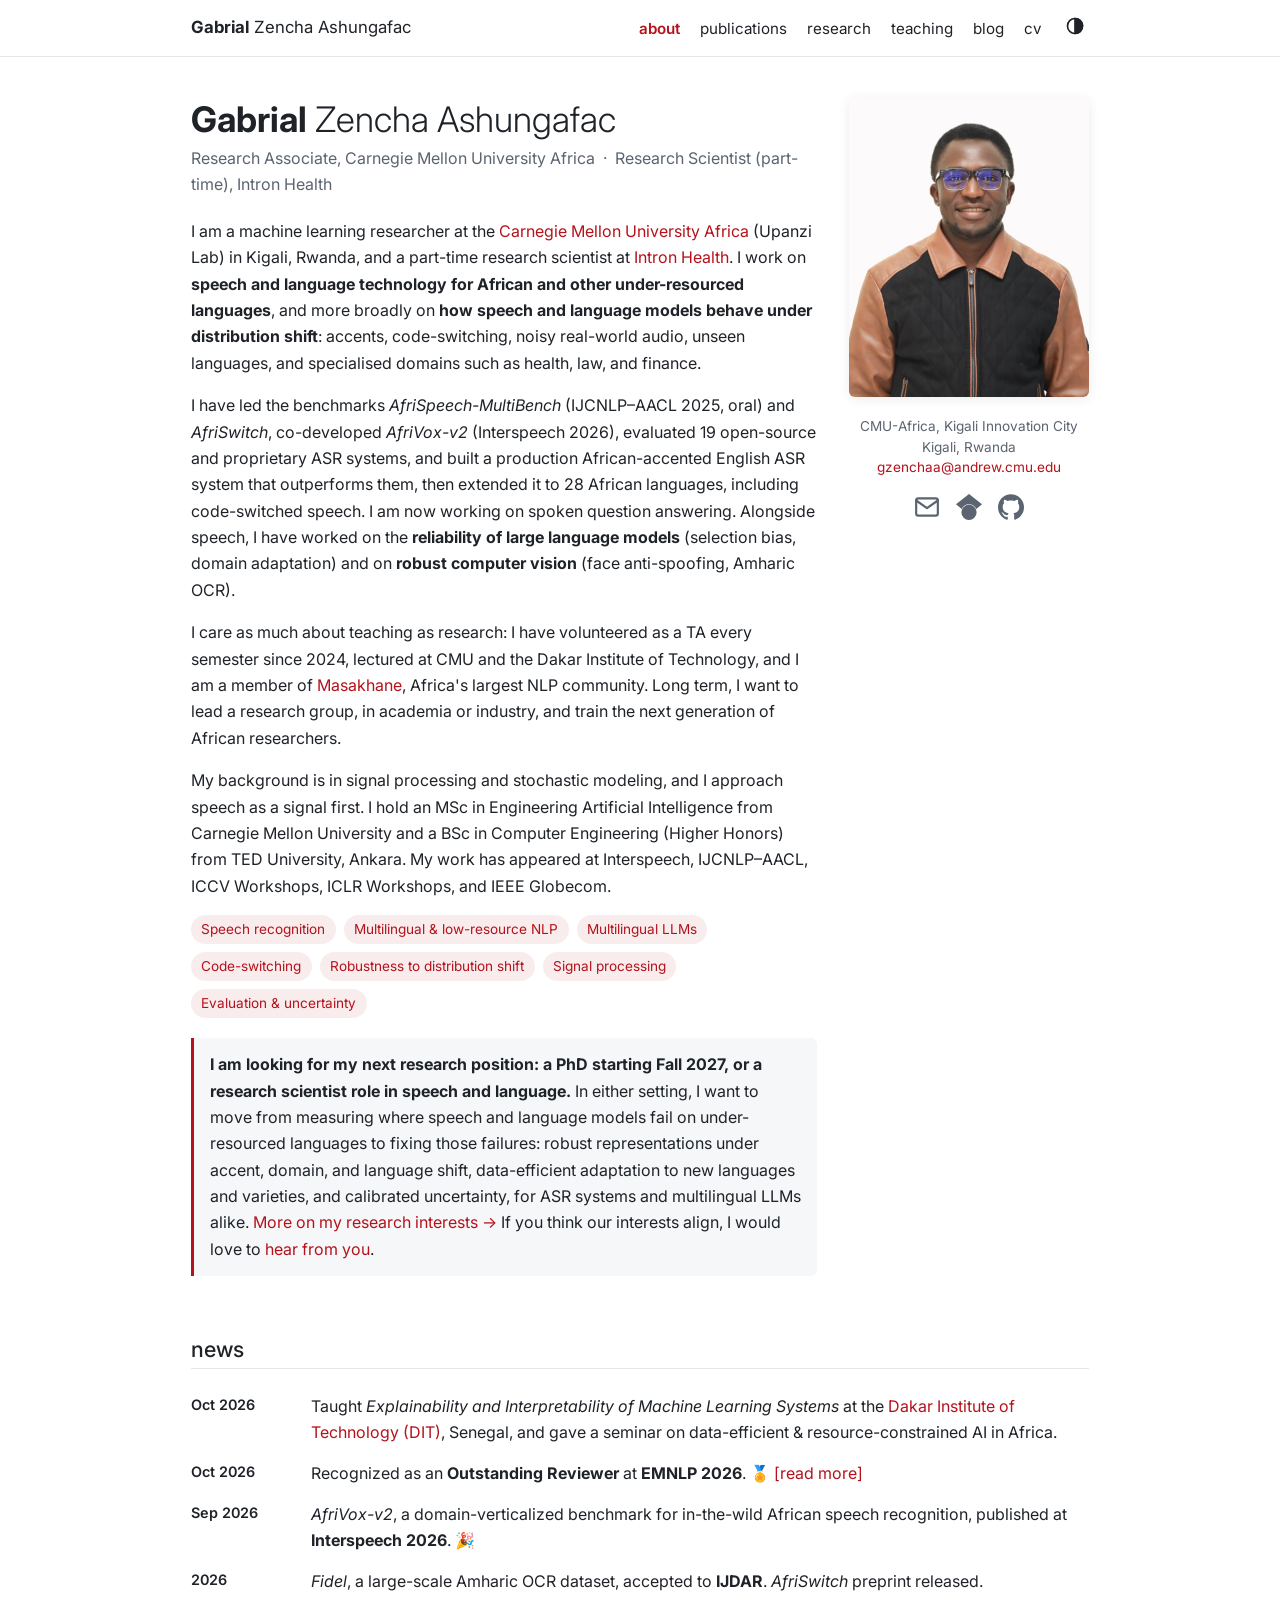
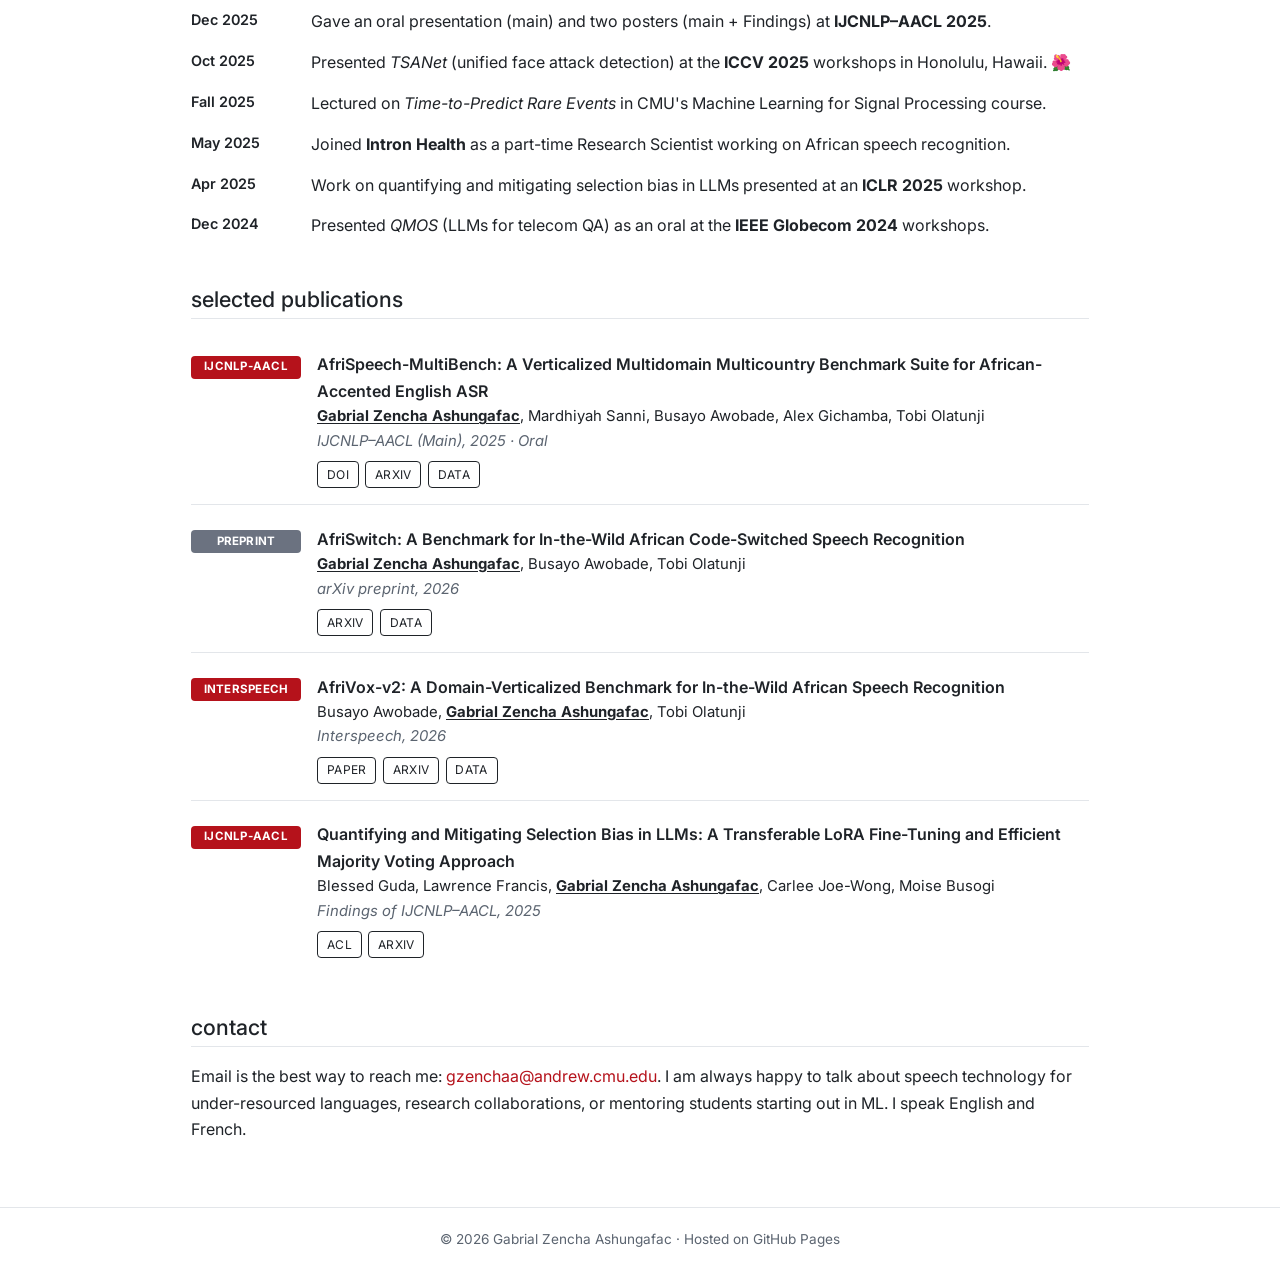
<file: index.html>
<!DOCTYPE html>
<html lang="en">
<head>
  <meta charset="utf-8">
  <meta name="viewport" content="width=device-width, initial-scale=1">
  <title>Gabrial Zencha Ashungafac</title>
  <meta name="description" content="Gabrial Zencha Ashungafac — machine learning researcher working on speech, language, and signal processing for noisy, real-world data.">
  <meta property="og:title" content="Gabrial Zencha Ashungafac">
  <meta property="og:description" content="Machine learning researcher — speech, language, and signal processing.">
  <meta property="og:image" content="assets/img/profile.jpg">
  <link rel="icon" href="data:image/svg+xml,<svg xmlns='http://www.w3.org/2000/svg' viewBox='0 0 100 100'><rect width='100' height='100' rx='18' fill='%23b5121b'/><text x='50' y='68' font-size='52' text-anchor='middle' fill='white' font-family='Arial' font-weight='bold'>GZ</text></svg>">
  <link rel="preconnect" href="https://fonts.googleapis.com">
  <link rel="preconnect" href="https://fonts.gstatic.com" crossorigin>
  <link href="https://fonts.googleapis.com/css2?family=Inter:wght@200;300;400;500;600;700&family=JetBrains+Mono&family=Source+Serif+4:ital,wght@0,400;0,600;1,400&display=swap" rel="stylesheet">
  <link rel="stylesheet" href="assets/css/style.css">
  <script>try { var t = localStorage.getItem("theme"); if (t) document.documentElement.setAttribute("data-theme", t); } catch (e) {}</script>
</head>
<body>

<nav class="navbar">
  <div class="container">
    <a class="brand" href="index.html"><strong>Gabrial</strong> Zencha Ashungafac</a>
    <ul class="nav-links" id="nav-links">
      <li><a href="index.html" class="active">about</a></li>
      <li><a href="publications.html">publications</a></li>
      <li><a href="research.html">research</a></li>
      <li><a href="teaching.html">teaching</a></li>
      <li><a href="blog/index.html">blog</a></li>
      <li><a href="cv.html">cv</a></li>
      <li><button class="icon-btn" id="theme-toggle" aria-label="Toggle dark mode"><svg viewBox="0 0 24 24" fill="none" stroke="currentColor" stroke-width="2"><circle cx="12" cy="12" r="9"/><path d="M12 3a9 9 0 0 1 0 18z" fill="currentColor"/></svg></button></li>
    </ul>
    <button class="icon-btn nav-toggle" id="nav-toggle" aria-label="Open menu" aria-expanded="false"><svg viewBox="0 0 24 24" fill="none" stroke="currentColor" stroke-width="2"><path d="M3 6h18M3 12h18M3 18h18"/></svg></button>
  </div>
</nav>

<main class="container page">

  <!-- ===== About ===== -->
  <section class="about">
    <div>
      <h1><strong>Gabrial</strong> Zencha Ashungafac</h1>
      <div class="subtitle">Research Associate, Carnegie Mellon University Africa &nbsp;·&nbsp; Research Scientist (part-time), Intron Health</div>

      <p>
        I am a machine learning researcher at the
        <a href="https://www.africa.engineering.cmu.edu/" target="_blank" rel="noopener">Carnegie Mellon University Africa</a>
        (Upanzi Lab) in Kigali, Rwanda, and a part-time research scientist at
        <a href="https://www.intron.io/" target="_blank" rel="noopener">Intron Health</a>.
        I work on <strong>speech and language technology for African and other under-resourced languages</strong>, and more broadly on
        <strong>how speech and language models behave under distribution shift</strong>: accents, code-switching, noisy real-world
        audio, unseen languages, and specialised domains such as health, law, and finance.
      </p>
      <p>
        I have led the benchmarks <em>AfriSpeech-MultiBench</em> (IJCNLP–AACL 2025, oral) and <em>AfriSwitch</em>, co-developed
        <em>AfriVox-v2</em> (Interspeech 2026), evaluated 19 open-source and proprietary ASR systems, and built a production
        African-accented English ASR system that outperforms them, then extended it to 28 African languages, including
        code-switched speech. I am now working on spoken question answering.
        Alongside speech, I have worked on the <strong>reliability of large language models</strong> (selection bias,
        domain adaptation) and on <strong>robust computer vision</strong> (face anti-spoofing, Amharic OCR).
      </p>
      <p>
        I care as much about teaching as research: I have volunteered as a TA every semester since 2024, lectured at CMU and
        the Dakar Institute of Technology, and I am a member of <a href="https://www.masakhane.io/" target="_blank" rel="noopener">Masakhane</a>, Africa's largest NLP community.
        Long term, I want to lead a research group, in academia or industry, and train the next generation of African researchers.
      </p>
      <p>
        My background is in signal processing and stochastic modeling, and I approach speech as a signal first. I hold an MSc in Engineering Artificial Intelligence from
        Carnegie Mellon University and a BSc in Computer Engineering (Higher Honors) from TED University, Ankara.
        My work has appeared at Interspeech, IJCNLP–AACL, ICCV Workshops, ICLR Workshops, and IEEE Globecom.
      </p>

      <ul class="interests" aria-label="Research interests">
        <li>Speech recognition</li>
        <li>Multilingual &amp; low-resource NLP</li>
        <li>Multilingual LLMs</li>
        <li>Code-switching</li>
        <li>Robustness to distribution shift</li>
        <li>Signal processing</li>
        <li>Evaluation &amp; uncertainty</li>
      </ul>

      <div class="callout">
        <p>
          <strong>I am looking for my next research position: a PhD starting Fall 2027, or a research scientist role in speech and language.</strong>
          In either setting, I want to move from measuring where speech and language models fail on under-resourced languages
          to fixing those failures: robust representations under accent, domain, and language shift, data-efficient adaptation
          to new languages and varieties, and calibrated uncertainty, for ASR systems and multilingual LLMs alike. <a href="research.html">More on my research interests →</a>
          If you think our interests align, I would love to <a href="mailto:gzenchaa@andrew.cmu.edu">hear from you</a>.
        </p>
      </div>
    </div>

    <aside class="profile">
      <img src="assets/img/profile.jpg" alt="Portrait of Gabrial Zencha Ashungafac" width="900" height="1125">
      <div class="address">
        CMU-Africa, Kigali Innovation City<br>
        Kigali, Rwanda<br>
        <a href="mailto:gzenchaa@andrew.cmu.edu">gzenchaa@andrew.cmu.edu</a>
      </div>
      <div class="social">
        <a href="mailto:gzenchaa@andrew.cmu.edu" title="Email" aria-label="Email"><svg viewBox="0 0 24 24" fill="none" stroke="currentColor" stroke-width="2" stroke-linecap="round" stroke-linejoin="round"><rect x="2" y="4" width="20" height="16" rx="2"/><path d="m22 6-10 7L2 6"/></svg></a>
        <a href="https://scholar.google.com/citations?user=ggKOBtgAAAAJ" target="_blank" rel="noopener" title="Google Scholar" aria-label="Google Scholar"><svg viewBox="0 0 24 24" fill="currentColor"><path d="M5.242 13.769 0 9.5 12 0l12 9.5-5.242 4.269C17.548 11.249 14.978 9.5 12 9.5c-2.977 0-5.548 1.748-6.758 4.269zM12 10a7 7 0 1 0 0 14 7 7 0 0 0 0-14z"/></svg></a>
        <a href="https://github.com/gabrielzencha" target="_blank" rel="noopener" title="GitHub" aria-label="GitHub"><svg viewBox="0 0 24 24" fill="currentColor"><path d="M12 .297c-6.63 0-12 5.373-12 12 0 5.303 3.438 9.8 8.205 11.385.6.113.82-.258.82-.577 0-.285-.01-1.04-.015-2.04-3.338.724-4.042-1.61-4.042-1.61C4.422 18.07 3.633 17.7 3.633 17.7c-1.087-.744.084-.729.084-.729 1.205.084 1.838 1.236 1.838 1.236 1.07 1.835 2.809 1.305 3.495.998.108-.776.417-1.305.76-1.605-2.665-.3-5.466-1.332-5.466-5.93 0-1.31.465-2.38 1.235-3.22-.135-.303-.54-1.523.105-3.176 0 0 1.005-.322 3.3 1.23.96-.267 1.98-.399 3-.405 1.02.006 2.04.138 3 .405 2.28-1.552 3.285-1.23 3.285-1.23.645 1.653.24 2.873.12 3.176.765.84 1.23 1.91 1.23 3.22 0 4.61-2.805 5.625-5.475 5.92.42.36.81 1.096.81 2.22 0 1.606-.015 2.896-.015 3.286 0 .315.21.69.825.57C20.565 22.092 24 17.592 24 12.297c0-6.627-5.373-12-12-12"/></svg></a>
      </div>
    </aside>
  </section>

  <!-- ===== News ===== -->
  <h2>news</h2>
  <table class="news">
    <tr><td class="date">Oct 2026</td><td>Taught <em>Explainability and Interpretability of Machine Learning Systems</em> at the <a href="https://dit.sn/" target="_blank" rel="noopener">Dakar Institute of Technology (DIT)</a>, Senegal, and gave a seminar on data-efficient &amp; resource-constrained AI in Africa.</td></tr>
    <tr><td class="date">Oct 2026</td><td>Recognized as an <strong>Outstanding Reviewer</strong> at <strong>EMNLP 2026</strong>. 🏅 <a href="blog/emnlp-2026-outstanding-reviewer.html">[read more]</a></td></tr>
    <tr><td class="date">Sep 2026</td><td><em>AfriVox-v2</em>, a domain-verticalized benchmark for in-the-wild African speech recognition, published at <strong>Interspeech 2026</strong>. 🎉</td></tr>
    <tr><td class="date">2026</td><td><em>Fidel</em>, a large-scale Amharic OCR dataset, accepted to <strong>IJDAR</strong>. <em>AfriSwitch</em> preprint released.</td></tr>
    <tr><td class="date">Dec 2025</td><td>Gave an oral presentation (main) and two posters (main + Findings) at <strong>IJCNLP–AACL 2025</strong>.</td></tr>
    <tr><td class="date">Oct 2025</td><td>Presented <em>TSANet</em> (unified face attack detection) at the <strong>ICCV 2025</strong> workshops in Honolulu, Hawaii. 🌺</td></tr>
    <tr><td class="date">Fall 2025</td><td>Lectured on <em>Time-to-Predict Rare Events</em> in CMU's Machine Learning for Signal Processing course.</td></tr>
    <tr><td class="date">May 2025</td><td>Joined <strong>Intron Health</strong> as a part-time Research Scientist working on African speech recognition.</td></tr>
    <tr><td class="date">Apr 2025</td><td>Work on quantifying and mitigating selection bias in LLMs presented at an <strong>ICLR 2025</strong> workshop.</td></tr>
    <tr><td class="date">Dec 2024</td><td>Presented <em>QMOS</em> (LLMs for telecom QA) as an oral at the <strong>IEEE Globecom 2024</strong> workshops.</td></tr>
  </table>

  <!-- ===== Selected publications ===== -->
  <h2><a href="publications.html">selected publications</a></h2>
  <ol class="pubs">
    <li class="pub">
      <div><span class="badge">IJCNLP-AACL</span></div>
      <div>
        <span class="title">AfriSpeech-MultiBench: A Verticalized Multidomain Multicountry Benchmark Suite for African-Accented English ASR</span>
        <span class="authors"><span class="me">Gabrial Zencha Ashungafac</span>, Mardhiyah Sanni, Busayo Awobade, Alex Gichamba, Tobi Olatunji</span>
        <span class="venue">IJCNLP–AACL (Main), 2025 · Oral</span>
        <div class="pub-links">
          <a href="https://doi.org/10.18653/v1/2025.ijcnlp-long.190" target="_blank" rel="noopener">DOI</a>
          <a href="https://arxiv.org/abs/2511.14255" target="_blank" rel="noopener">arXiv</a>
          <a href="https://huggingface.co/collections/intronhealth/afrispeechmultibench" target="_blank" rel="noopener">Data</a>
        </div>
      </div>
    </li>
    <li class="pub">
      <div><span class="badge preprint">PREPRINT</span></div>
      <div>
        <span class="title">AfriSwitch: A Benchmark for In-the-Wild African Code-Switched Speech Recognition</span>
        <span class="authors"><span class="me">Gabrial Zencha Ashungafac</span>, Busayo Awobade, Tobi Olatunji</span>
        <span class="venue">arXiv preprint, 2026</span>
        <div class="pub-links"><a href="https://arxiv.org/abs/2608.26434" target="_blank" rel="noopener">arXiv</a> <a href="https://huggingface.co/datasets/intronhealth/AfriSwitch" target="_blank" rel="noopener">Data</a></div>
      </div>
    </li>
    <li class="pub">
      <div><span class="badge">INTERSPEECH</span></div>
      <div>
        <span class="title">AfriVox-v2: A Domain-Verticalized Benchmark for In-the-Wild African Speech Recognition</span>
        <span class="authors">Busayo Awobade, <span class="me">Gabrial Zencha Ashungafac</span>, Tobi Olatunji</span>
        <span class="venue">Interspeech, 2026</span>
        <div class="pub-links"><a href="https://www.isca-archive.org/interspeech_2026/awobade26_interspeech.html" target="_blank" rel="noopener">Paper</a> <a href="https://arxiv.org/abs/2605.03590" target="_blank" rel="noopener">arXiv</a> <a href="https://huggingface.co/datasets/intronhealth/afrivox-v2" target="_blank" rel="noopener">Data</a></div>
      </div>
    </li>
    <li class="pub">
      <div><span class="badge">IJCNLP-AACL</span></div>
      <div>
        <span class="title">Quantifying and Mitigating Selection Bias in LLMs: A Transferable LoRA Fine-Tuning and Efficient Majority Voting Approach</span>
        <span class="authors">Blessed Guda, Lawrence Francis, <span class="me">Gabrial Zencha Ashungafac</span>, Carlee Joe-Wong, Moise Busogi</span>
        <span class="venue">Findings of IJCNLP–AACL, 2025</span>
        <div class="pub-links"><a href="https://aclanthology.org/2025.findings-ijcnlp.127/" target="_blank" rel="noopener">ACL</a> <a href="https://arxiv.org/abs/2511.21709" target="_blank" rel="noopener">arXiv</a></div>
      </div>
    </li>
  </ol>

  <!-- ===== Contact ===== -->
  <h2>contact</h2>
  <p>
    Email is the best way to reach me: <a href="mailto:gzenchaa@andrew.cmu.edu">gzenchaa@andrew.cmu.edu</a>.
    I am always happy to talk about speech technology for under-resourced languages, research collaborations, or mentoring students starting out in ML.
    I speak English and French.
  </p>
</main>

<footer>
  <div class="container">© <span class="year">2026</span> Gabrial Zencha Ashungafac · Hosted on GitHub Pages</div>
</footer>

<script src="assets/js/main.js"></script>
</body>
</html>
</file>
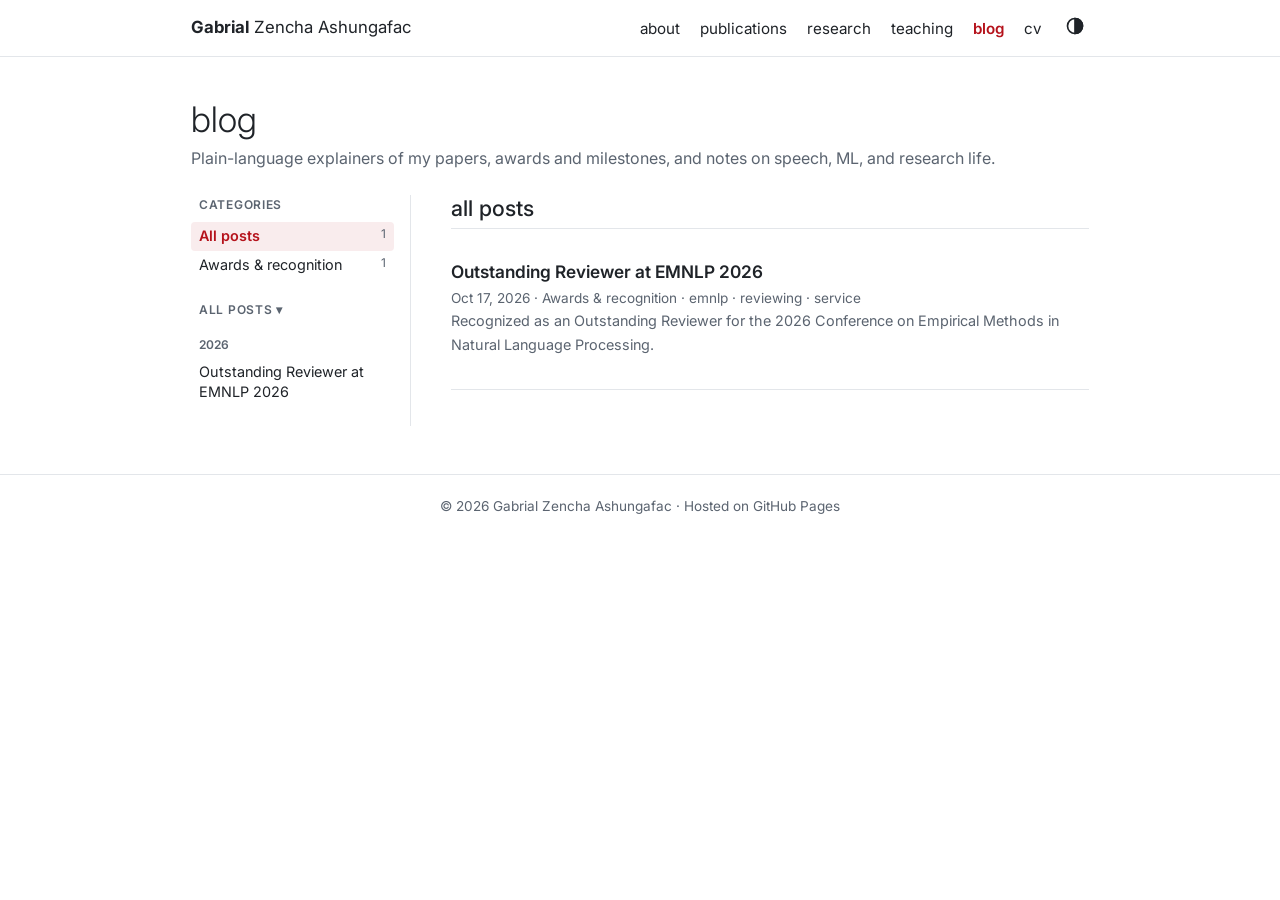
<file: blog/index.html>
<!DOCTYPE html>
<html lang="en">
<head>
  <meta charset="utf-8">
  <meta name="viewport" content="width=device-width, initial-scale=1">
  <title>Blog | Gabrial Zencha Ashungafac</title>
  <meta name="description" content="Paper explainers, awards, and notes by Gabrial Zencha Ashungafac.">
  <link rel="icon" href="data:image/svg+xml,<svg xmlns='http://www.w3.org/2000/svg' viewBox='0 0 100 100'><rect width='100' height='100' rx='18' fill='%23b5121b'/><text x='50' y='68' font-size='52' text-anchor='middle' fill='white' font-family='Arial' font-weight='bold'>GZ</text></svg>">
  <link rel="preconnect" href="https://fonts.googleapis.com">
  <link rel="preconnect" href="https://fonts.gstatic.com" crossorigin>
  <link href="https://fonts.googleapis.com/css2?family=Inter:wght@200;300;400;500;600;700&family=JetBrains+Mono&family=Source+Serif+4:ital,wght@0,400;0,600;1,400&display=swap" rel="stylesheet">
  <link rel="stylesheet" href="../assets/css/style.css">
  <script>try { var t = localStorage.getItem("theme"); if (t) document.documentElement.setAttribute("data-theme", t); } catch (e) {}</script>
</head>
<body>

<nav class="navbar">
  <div class="container">
    <a class="brand" href="../index.html"><strong>Gabrial</strong> Zencha Ashungafac</a>
    <ul class="nav-links" id="nav-links">
      <li><a href="../index.html">about</a></li>
      <li><a href="../publications.html">publications</a></li>
      <li><a href="../research.html">research</a></li>
      <li><a href="../teaching.html">teaching</a></li>
      <li><a href="index.html" class="active">blog</a></li>
      <li><a href="../cv.html">cv</a></li>
      <li><button class="icon-btn" id="theme-toggle" aria-label="Toggle dark mode"><svg viewBox="0 0 24 24" fill="none" stroke="currentColor" stroke-width="2"><circle cx="12" cy="12" r="9"/><path d="M12 3a9 9 0 0 1 0 18z" fill="currentColor"/></svg></button></li>
    </ul>
    <button class="icon-btn nav-toggle" id="nav-toggle" aria-label="Open menu" aria-expanded="false"><svg viewBox="0 0 24 24" fill="none" stroke="currentColor" stroke-width="2"><path d="M3 6h18M3 12h18M3 18h18"/></svg></button>
  </div>
</nav>

<main class="container page">
  <header class="page-header">
    <h1>blog</h1>
    <p class="desc">Plain-language explainers of my papers, awards and milestones, and notes on speech, ML, and research life.</p>
  </header>

  <div class="blog-layout">
    <aside class="blog-sidebar" id="blog-sidebar" aria-label="Blog navigation"></aside>
    <section>
      <h2 id="post-index-heading" style="margin-top:0">all posts</h2>
      <!-- Posts are listed from posts.js -->
      <ul class="post-list" id="post-index"></ul>
    </section>
  </div>
</main>

<footer>
  <div class="container">© <span class="year">2026</span> Gabrial Zencha Ashungafac · Hosted on GitHub Pages</div>
</footer>

<script src="../assets/js/main.js"></script>
<script src="posts.js"></script>
<script src="../assets/js/blog.js"></script>
</body>
</html>
</file>
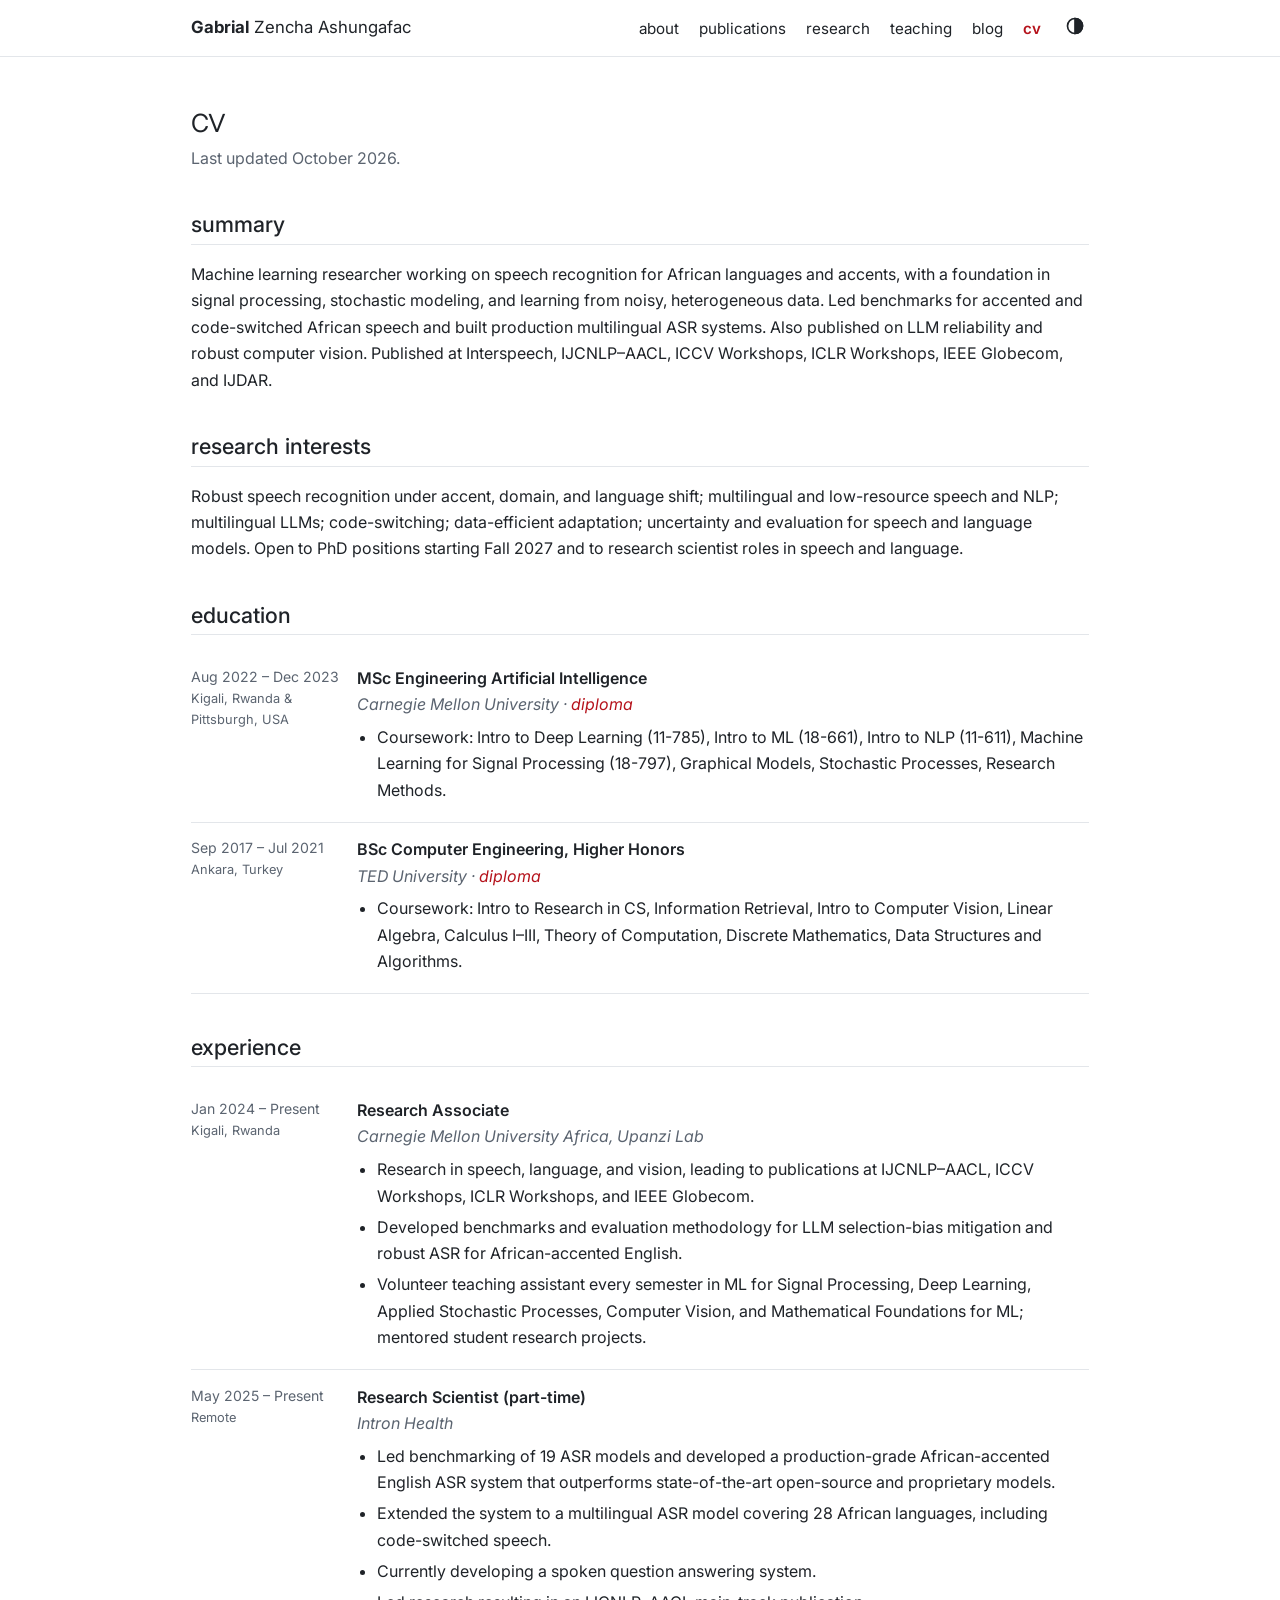
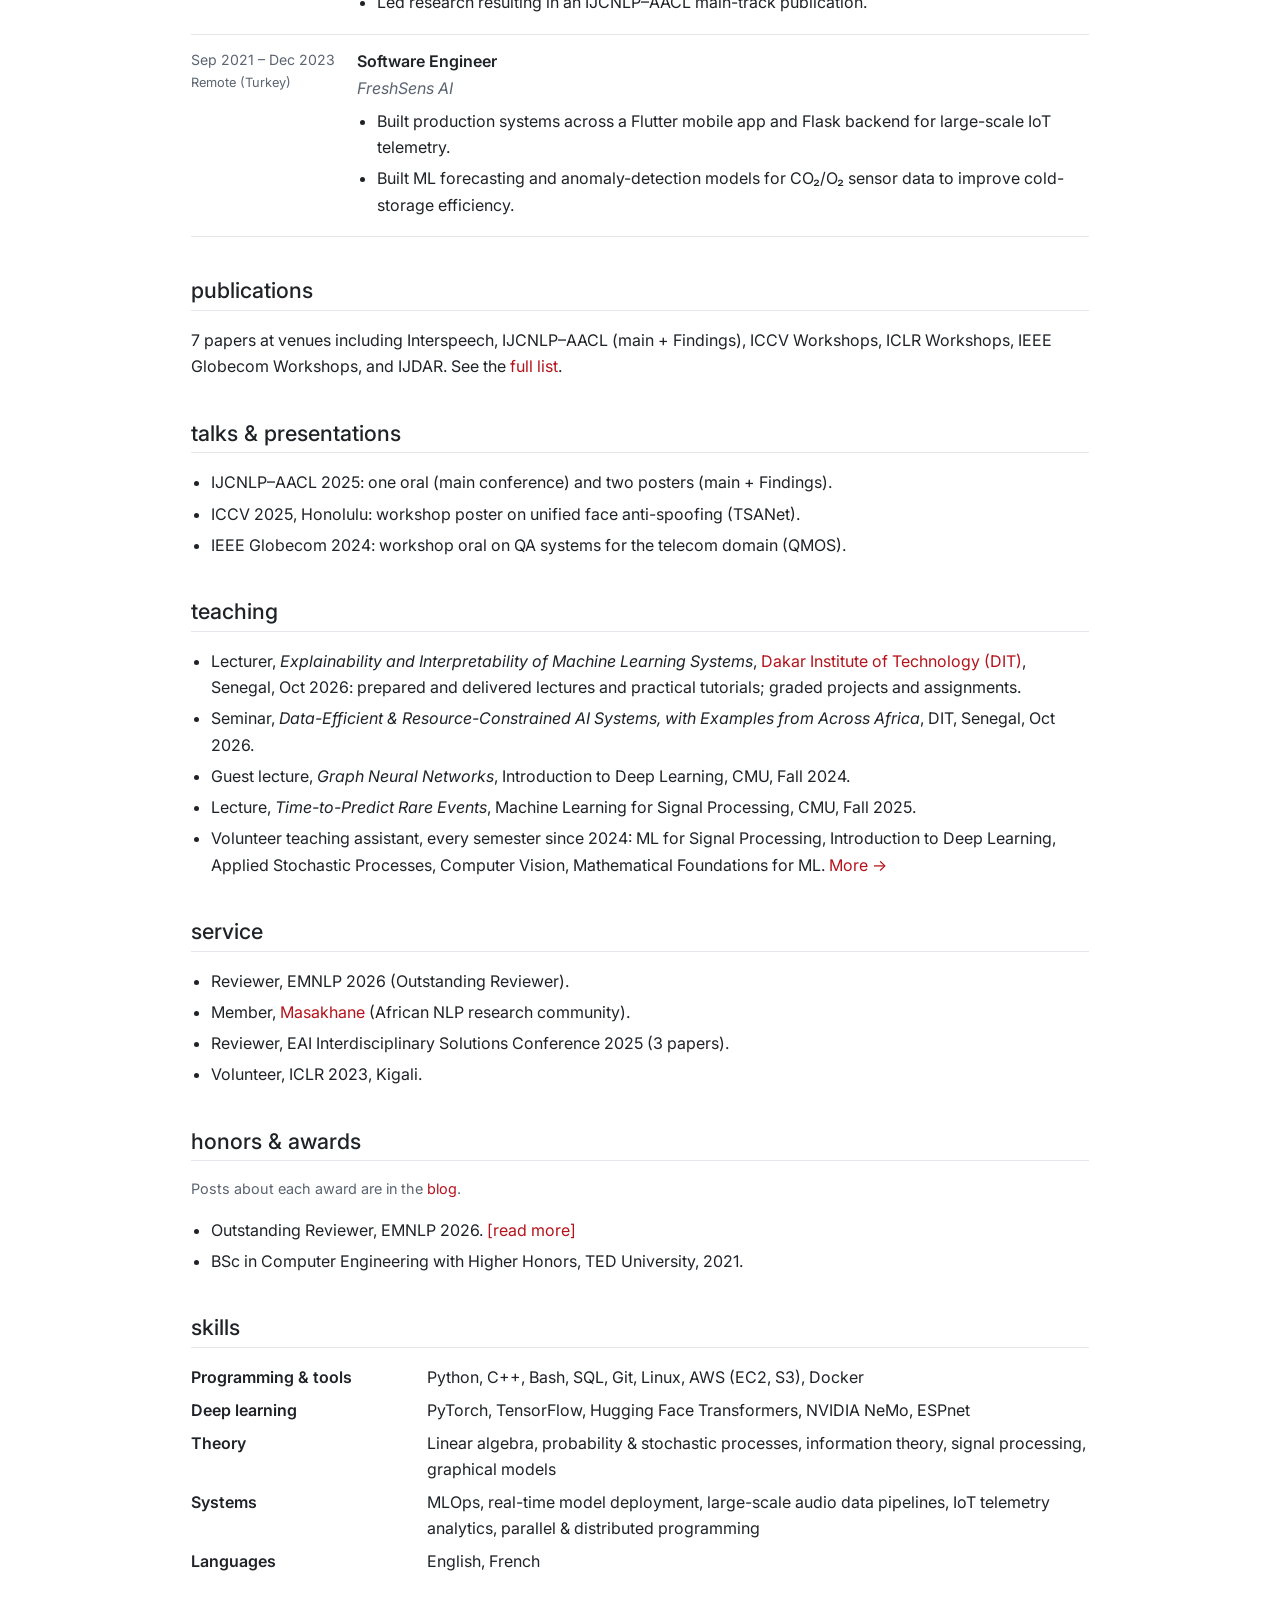
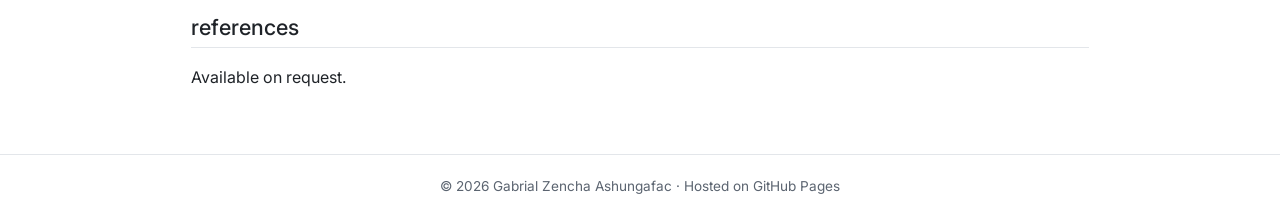
<file: cv.html>
<!DOCTYPE html>
<html lang="en">
<head>
  <meta charset="utf-8">
  <meta name="viewport" content="width=device-width, initial-scale=1">
  <title>CV | Gabrial Zencha Ashungafac</title>
  <meta name="description" content="Curriculum vitae of Gabrial Zencha Ashungafac.">
  <link rel="icon" href="data:image/svg+xml,<svg xmlns='http://www.w3.org/2000/svg' viewBox='0 0 100 100'><rect width='100' height='100' rx='18' fill='%23b5121b'/><text x='50' y='68' font-size='52' text-anchor='middle' fill='white' font-family='Arial' font-weight='bold'>GZ</text></svg>">
  <link rel="preconnect" href="https://fonts.googleapis.com">
  <link rel="preconnect" href="https://fonts.gstatic.com" crossorigin>
  <link href="https://fonts.googleapis.com/css2?family=Inter:wght@200;300;400;500;600;700&family=JetBrains+Mono&family=Source+Serif+4:ital,wght@0,400;0,600;1,400&display=swap" rel="stylesheet">
  <link rel="stylesheet" href="assets/css/style.css">
  <script>try { var t = localStorage.getItem("theme"); if (t) document.documentElement.setAttribute("data-theme", t); } catch (e) {}</script>
</head>
<body>

<nav class="navbar">
  <div class="container">
    <a class="brand" href="index.html"><strong>Gabrial</strong> Zencha Ashungafac</a>
    <ul class="nav-links" id="nav-links">
      <li><a href="index.html">about</a></li>
      <li><a href="publications.html">publications</a></li>
      <li><a href="research.html">research</a></li>
      <li><a href="teaching.html">teaching</a></li>
      <li><a href="blog/index.html">blog</a></li>
      <li><a href="cv.html" class="active">cv</a></li>
      <li><button class="icon-btn" id="theme-toggle" aria-label="Toggle dark mode"><svg viewBox="0 0 24 24" fill="none" stroke="currentColor" stroke-width="2"><circle cx="12" cy="12" r="9"/><path d="M12 3a9 9 0 0 1 0 18z" fill="currentColor"/></svg></button></li>
    </ul>
    <button class="icon-btn nav-toggle" id="nav-toggle" aria-label="Open menu" aria-expanded="false"><svg viewBox="0 0 24 24" fill="none" stroke="currentColor" stroke-width="2"><path d="M3 6h18M3 12h18M3 18h18"/></svg></button>
  </div>
</nav>

<main class="container page">
  <header class="page-header">
    <h1>cv</h1>
    <p class="desc">Last updated October 2026.</p>
    <!--
      TODO: to offer a PDF download, add a public (unsigned) copy of your CV, e.g. assets/pdf/cv.pdf,
      or a Google Drive link, then uncomment:
      <a class="btn" href="assets/pdf/cv.pdf" target="_blank" rel="noopener">Download PDF</a>
    -->
  </header>

  <h2>summary</h2>
  <p>
    Machine learning researcher working on speech recognition for African languages and accents, with a foundation in signal
    processing, stochastic modeling, and learning from noisy, heterogeneous data. Led benchmarks for accented and code-switched
    African speech and built production multilingual ASR systems. Also published on LLM reliability and robust computer vision.
    Published at Interspeech, IJCNLP–AACL, ICCV Workshops, ICLR Workshops, IEEE Globecom, and IJDAR.
  </p>

  <h2>research interests</h2>
  <p>
    Robust speech recognition under accent, domain, and language shift; multilingual and low-resource speech and NLP;
    multilingual LLMs; code-switching; data-efficient adaptation; uncertainty and evaluation for speech and language models.
    Open to PhD positions starting Fall 2027 and to research scientist roles in speech and language.
  </p>

  <h2>education</h2>
  <div class="cv-item">
    <div class="when">Aug 2022 – Dec 2023<span class="loc">Kigali, Rwanda &amp; Pittsburgh, USA</span></div>
    <div>
      <span class="role">MSc Engineering Artificial Intelligence</span>
      <span class="org">Carnegie Mellon University · <a href="assets/docs/msc-engineering-ai-cmu.pdf" target="_blank" rel="noopener">diploma</a></span>
      <ul>
        <li>Coursework: Intro to Deep Learning (11-785), Intro to ML (18-661), Intro to NLP (11-611), Machine Learning for Signal Processing (18-797), Graphical Models, Stochastic Processes, Research Methods.</li>
      </ul>
    </div>
  </div>
  <div class="cv-item">
    <div class="when">Sep 2017 – Jul 2021<span class="loc">Ankara, Turkey</span></div>
    <div>
      <span class="role">BSc Computer Engineering, Higher Honors</span>
      <span class="org">TED University · <a href="assets/docs/bsc-computer-engineering-ted-university.pdf" target="_blank" rel="noopener">diploma</a></span>
      <ul>
        <li>Coursework: Intro to Research in CS, Information Retrieval, Intro to Computer Vision, Linear Algebra, Calculus I–III, Theory of Computation, Discrete Mathematics, Data Structures and Algorithms.</li>
      </ul>
    </div>
  </div>

  <h2>experience</h2>
  <div class="cv-item">
    <div class="when">Jan 2024 – Present<span class="loc">Kigali, Rwanda</span></div>
    <div>
      <span class="role">Research Associate</span>
      <span class="org">Carnegie Mellon University Africa, Upanzi Lab</span>
      <ul>
        <li>Research in speech, language, and vision, leading to publications at IJCNLP–AACL, ICCV Workshops, ICLR Workshops, and IEEE Globecom.</li>
        <li>Developed benchmarks and evaluation methodology for LLM selection-bias mitigation and robust ASR for African-accented English.</li>
        <li>Volunteer teaching assistant every semester in ML for Signal Processing, Deep Learning, Applied Stochastic Processes, Computer Vision, and Mathematical Foundations for ML; mentored student research projects.</li>
      </ul>
    </div>
  </div>
  <div class="cv-item">
    <div class="when">May 2025 – Present<span class="loc">Remote</span></div>
    <div>
      <span class="role">Research Scientist (part-time)</span>
      <span class="org">Intron Health</span>
      <ul>
        <li>Led benchmarking of 19 ASR models and developed a production-grade African-accented English ASR system that outperforms state-of-the-art open-source and proprietary models.</li>
        <li>Extended the system to a multilingual ASR model covering 28 African languages, including code-switched speech.</li>
        <li>Currently developing a spoken question answering system.</li>
        <li>Led research resulting in an IJCNLP–AACL main-track publication.</li>
      </ul>
    </div>
  </div>
  <div class="cv-item">
    <div class="when">Sep 2021 – Dec 2023<span class="loc">Remote (Turkey)</span></div>
    <div>
      <span class="role">Software Engineer</span>
      <span class="org">FreshSens AI</span>
      <ul>
        <li>Built production systems across a Flutter mobile app and Flask backend for large-scale IoT telemetry.</li>
        <li>Built ML forecasting and anomaly-detection models for CO₂/O₂ sensor data to improve cold-storage efficiency.</li>
      </ul>
    </div>
  </div>

  <h2>publications</h2>
  <p>7 papers at venues including Interspeech, IJCNLP–AACL (main + Findings), ICCV Workshops, ICLR Workshops, IEEE Globecom Workshops, and IJDAR. See the <a href="publications.html">full list</a>.</p>

  <h2>talks &amp; presentations</h2>
  <ul>
    <li>IJCNLP–AACL 2025: one oral (main conference) and two posters (main + Findings).</li>
    <li>ICCV 2025, Honolulu: workshop poster on unified face anti-spoofing (TSANet).</li>
    <li>IEEE Globecom 2024: workshop oral on QA systems for the telecom domain (QMOS).</li>
  </ul>

  <h2>teaching</h2>
  <ul>
    <li>Lecturer, <em>Explainability and Interpretability of Machine Learning Systems</em>, <a href="https://dit.sn/" target="_blank" rel="noopener">Dakar Institute of Technology (DIT)</a>, Senegal, Oct 2026: prepared and delivered lectures and practical tutorials; graded projects and assignments.</li>
    <li>Seminar, <em>Data-Efficient &amp; Resource-Constrained AI Systems, with Examples from Across Africa</em>, DIT, Senegal, Oct 2026.</li>
    <li>Guest lecture, <em>Graph Neural Networks</em>, Introduction to Deep Learning, CMU, Fall 2024.</li>
    <li>Lecture, <em>Time-to-Predict Rare Events</em>, Machine Learning for Signal Processing, CMU, Fall 2025.</li>
    <li>Volunteer teaching assistant, every semester since 2024: ML for Signal Processing, Introduction to Deep Learning, Applied Stochastic Processes, Computer Vision, Mathematical Foundations for ML. <a href="teaching.html">More →</a></li>
  </ul>

  <h2>service</h2>
  <ul>
    <li>Reviewer, EMNLP 2026 (Outstanding Reviewer).</li>
    <li>Member, <a href="https://www.masakhane.io/" target="_blank" rel="noopener">Masakhane</a> (African NLP research community).</li>
    <li>Reviewer, EAI Interdisciplinary Solutions Conference 2025 (3 papers).</li>
    <li>Volunteer, ICLR 2023, Kigali.</li>
  </ul>

  <h2>honors &amp; awards</h2>
  <p class="muted small">Posts about each award are in the <a href="blog/index.html#awards">blog</a>.</p>
  <ul>
    <li>Outstanding Reviewer, EMNLP 2026. <a href="blog/emnlp-2026-outstanding-reviewer.html">[read more]</a></li>
    <li>BSc in Computer Engineering with Higher Honors, TED University, 2021.</li>
  </ul>

  <h2>skills</h2>
  <dl class="skills">
    <dt>Programming &amp; tools</dt><dd>Python, C++, Bash, SQL, Git, Linux, AWS (EC2, S3), Docker</dd>
    <dt>Deep learning</dt><dd>PyTorch, TensorFlow, Hugging Face Transformers, NVIDIA NeMo, ESPnet</dd>
    <dt>Theory</dt><dd>Linear algebra, probability &amp; stochastic processes, information theory, signal processing, graphical models</dd>
    <dt>Systems</dt><dd>MLOps, real-time model deployment, large-scale audio data pipelines, IoT telemetry analytics, parallel &amp; distributed programming</dd>
    <dt>Languages</dt><dd>English, French</dd>
  </dl>

  <h2>references</h2>
  <p>Available on request.</p>
</main>

<footer>
  <div class="container">© <span class="year">2026</span> Gabrial Zencha Ashungafac · Hosted on GitHub Pages</div>
</footer>

<script src="assets/js/main.js"></script>
</body>
</html>
</file>
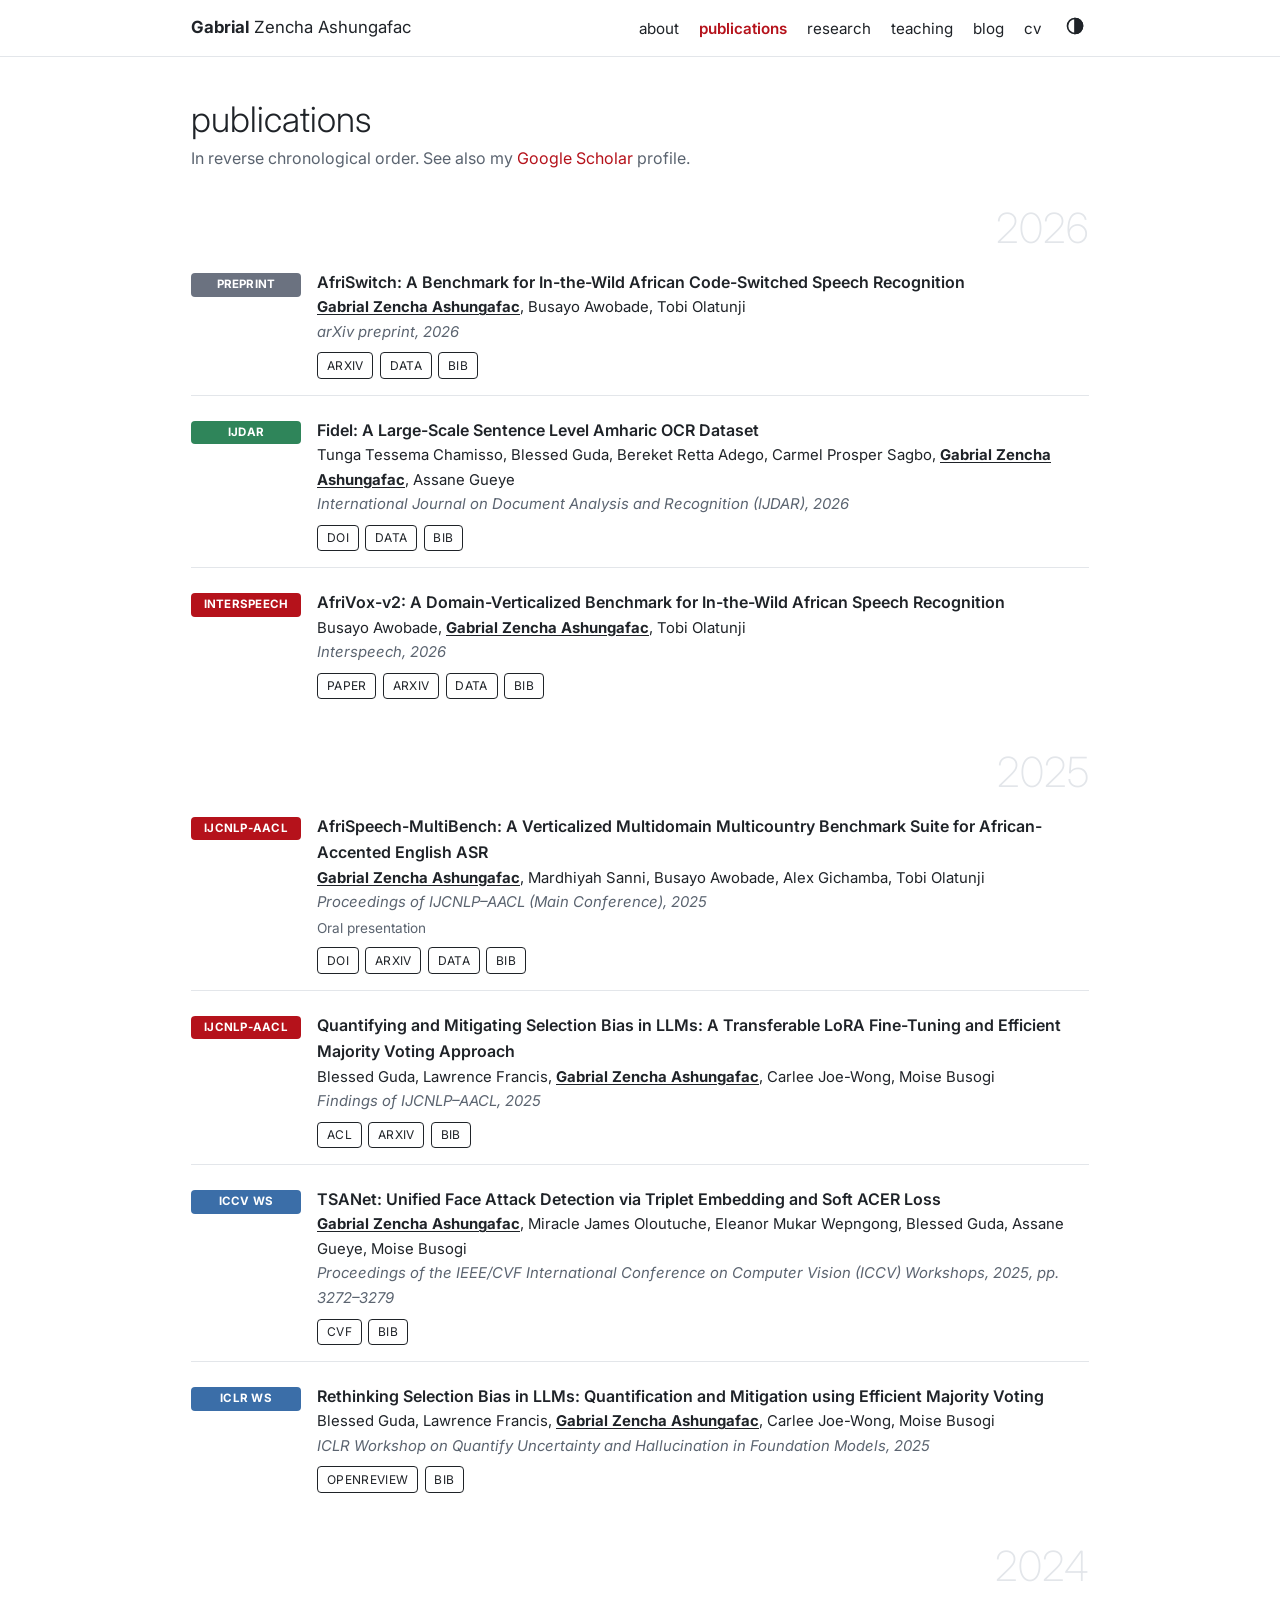
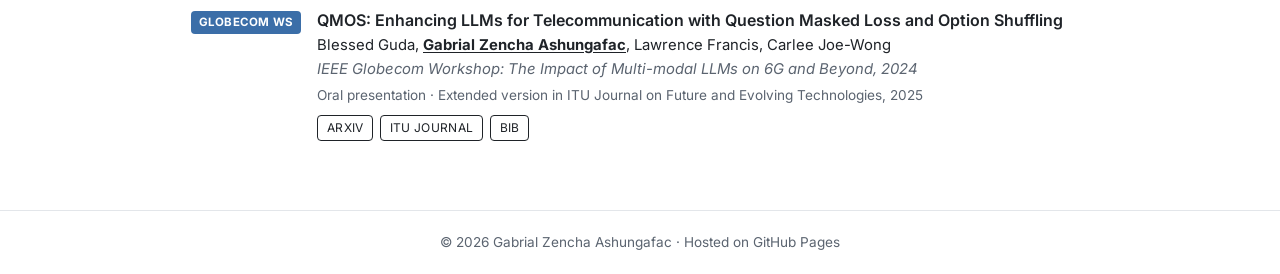
<file: publications.html>
<!DOCTYPE html>
<html lang="en">
<head>
  <meta charset="utf-8">
  <meta name="viewport" content="width=device-width, initial-scale=1">
  <title>Publications | Gabrial Zencha Ashungafac</title>
  <meta name="description" content="Publications by Gabrial Zencha Ashungafac in speech recognition, LLM reliability, and computer vision.">
  <link rel="icon" href="data:image/svg+xml,<svg xmlns='http://www.w3.org/2000/svg' viewBox='0 0 100 100'><rect width='100' height='100' rx='18' fill='%23b5121b'/><text x='50' y='68' font-size='52' text-anchor='middle' fill='white' font-family='Arial' font-weight='bold'>GZ</text></svg>">
  <link rel="preconnect" href="https://fonts.googleapis.com">
  <link rel="preconnect" href="https://fonts.gstatic.com" crossorigin>
  <link href="https://fonts.googleapis.com/css2?family=Inter:wght@200;300;400;500;600;700&family=JetBrains+Mono&family=Source+Serif+4:ital,wght@0,400;0,600;1,400&display=swap" rel="stylesheet">
  <link rel="stylesheet" href="assets/css/style.css">
  <script>try { var t = localStorage.getItem("theme"); if (t) document.documentElement.setAttribute("data-theme", t); } catch (e) {}</script>
</head>
<body>

<nav class="navbar">
  <div class="container">
    <a class="brand" href="index.html"><strong>Gabrial</strong> Zencha Ashungafac</a>
    <ul class="nav-links" id="nav-links">
      <li><a href="index.html">about</a></li>
      <li><a href="publications.html" class="active">publications</a></li>
      <li><a href="research.html">research</a></li>
      <li><a href="teaching.html">teaching</a></li>
      <li><a href="blog/index.html">blog</a></li>
      <li><a href="cv.html">cv</a></li>
      <li><button class="icon-btn" id="theme-toggle" aria-label="Toggle dark mode"><svg viewBox="0 0 24 24" fill="none" stroke="currentColor" stroke-width="2"><circle cx="12" cy="12" r="9"/><path d="M12 3a9 9 0 0 1 0 18z" fill="currentColor"/></svg></button></li>
    </ul>
    <button class="icon-btn nav-toggle" id="nav-toggle" aria-label="Open menu" aria-expanded="false"><svg viewBox="0 0 24 24" fill="none" stroke="currentColor" stroke-width="2"><path d="M3 6h18M3 12h18M3 18h18"/></svg></button>
  </div>
</nav>

<main class="container page">
  <header class="page-header">
    <h1>publications</h1>
    <p class="desc">In reverse chronological order. See also my <a href="https://scholar.google.com/citations?user=ggKOBtgAAAAJ" target="_blank" rel="noopener">Google Scholar</a> profile.</p>
  </header>

  <!-- ===================== 2026 ===================== -->
  <h2 class="year-heading">2026</h2>
  <ol class="pubs">

    <li class="pub">
      <div><span class="badge preprint">PREPRINT</span></div>
      <div>
        <span class="title">AfriSwitch: A Benchmark for In-the-Wild African Code-Switched Speech Recognition</span>
        <span class="authors"><span class="me">Gabrial Zencha Ashungafac</span>, Busayo Awobade, Tobi Olatunji</span>
        <span class="venue">arXiv preprint, 2026</span>
        <div class="pub-links">
          <a href="https://arxiv.org/abs/2608.26434" target="_blank" rel="noopener">arXiv</a>
          <a href="https://huggingface.co/datasets/intronhealth/AfriSwitch" target="_blank" rel="noopener">Data</a>
          <button type="button" data-toggle="bibtex">Bib</button>
        </div>
<pre class="bibtex">@article{ashungafac2026afriswitch,
  title   = {AfriSwitch: A Benchmark for In-the-Wild African Code-Switched Speech Recognition},
  author  = {Ashungafac, Gabrial Zencha and Awobade, Busayo and Olatunji, Tobi},
  journal = {arXiv preprint},
  year    = {2026}
}</pre>
      </div>
    </li>

    <li class="pub">
      <div><span class="badge journal">IJDAR</span></div>
      <div>
        <span class="title">Fidel: A Large-Scale Sentence Level Amharic OCR Dataset</span>
        <span class="authors">Tunga Tessema Chamisso, Blessed Guda, Bereket Retta Adego, Carmel Prosper Sagbo, <span class="me">Gabrial Zencha Ashungafac</span>, Assane Gueye</span>
        <span class="venue">International Journal on Document Analysis and Recognition (IJDAR), 2026</span>
        <div class="pub-links">
          <a href="https://doi.org/10.1007/s10032-026-00593-7" target="_blank" rel="noopener">DOI</a>
          <a href="https://huggingface.co/datasets/upanzi/fidel-dataset" target="_blank" rel="noopener">Data</a>
          <button type="button" data-toggle="bibtex">Bib</button>
        </div>
<pre class="bibtex">@article{chamisso2026fidel,
  title   = {Fidel: A Large-Scale Sentence Level Amharic OCR Dataset},
  author  = {Chamisso, Tunga Tessema and Guda, Blessed and Adego, Bereket Retta and Sagbo, Carmel Prosper and Ashungafac, Gabrial Zencha and Gueye, Assane},
  journal = {International Journal on Document Analysis and Recognition (IJDAR)},
  year    = {2026},
  doi     = {10.1007/s10032-026-00593-7}
}</pre>
      </div>
    </li>

    <li class="pub">
      <div><span class="badge">INTERSPEECH</span></div>
      <div>
        <span class="title">AfriVox-v2: A Domain-Verticalized Benchmark for In-the-Wild African Speech Recognition</span>
        <span class="authors">Busayo Awobade, <span class="me">Gabrial Zencha Ashungafac</span>, Tobi Olatunji</span>
        <span class="venue">Interspeech, 2026</span>
        <div class="pub-links">
          <a href="https://www.isca-archive.org/interspeech_2026/awobade26_interspeech.html" target="_blank" rel="noopener">Paper</a>
          <a href="https://arxiv.org/abs/2605.03590" target="_blank" rel="noopener">arXiv</a>
          <a href="https://huggingface.co/datasets/intronhealth/afrivox-v2" target="_blank" rel="noopener">Data</a>
          <button type="button" data-toggle="bibtex">Bib</button>
        </div>
<pre class="bibtex">@inproceedings{awobade2026afrivox,
  title     = {AfriVox-v2: A Domain-Verticalized Benchmark for In-the-Wild African Speech Recognition},
  author    = {Awobade, Busayo and Ashungafac, Gabrial Zencha and Olatunji, Tobi},
  booktitle = {Interspeech},
  publisher = {ISCA},
  year      = {2026}
}</pre>
      </div>
    </li>
  </ol>

  <!-- ===================== 2025 ===================== -->
  <h2 class="year-heading">2025</h2>
  <ol class="pubs">

    <li class="pub">
      <div><span class="badge">IJCNLP-AACL</span></div>
      <div>
        <span class="title">AfriSpeech-MultiBench: A Verticalized Multidomain Multicountry Benchmark Suite for African-Accented English ASR</span>
        <span class="authors"><span class="me">Gabrial Zencha Ashungafac</span>, Mardhiyah Sanni, Busayo Awobade, Alex Gichamba, Tobi Olatunji</span>
        <span class="venue">Proceedings of IJCNLP–AACL (Main Conference), 2025</span>
        <span class="note">Oral presentation</span>
        <div class="pub-links">
          <a href="https://doi.org/10.18653/v1/2025.ijcnlp-long.190" target="_blank" rel="noopener">DOI</a>
          <a href="https://arxiv.org/abs/2511.14255" target="_blank" rel="noopener">arXiv</a>
          <a href="https://huggingface.co/collections/intronhealth/afrispeechmultibench" target="_blank" rel="noopener">Data</a>
          <button type="button" data-toggle="bibtex">Bib</button>
        </div>
<pre class="bibtex">@inproceedings{ashungafac2025afrispeech,
  author    = {Ashungafac, Gabrial Zencha and Sanni, Mardhiyah and Awobade, Busayo and Gichamba, Alex and Olatunji, Tobi},
  title     = {AfriSpeech-MultiBench: A Verticalized Multidomain Multicountry Benchmark Suite for African Accented English ASR},
  booktitle = {IJCNLP-AACL},
  pages     = {3642--3653},
  year      = {2025},
  doi       = {10.18653/v1/2025.ijcnlp-long.190}
}</pre>
      </div>
    </li>

    <li class="pub">
      <div><span class="badge">IJCNLP-AACL</span></div>
      <div>
        <span class="title">Quantifying and Mitigating Selection Bias in LLMs: A Transferable LoRA Fine-Tuning and Efficient Majority Voting Approach</span>
        <span class="authors">Blessed Guda, Lawrence Francis, <span class="me">Gabrial Zencha Ashungafac</span>, Carlee Joe-Wong, Moise Busogi</span>
        <span class="venue">Findings of IJCNLP–AACL, 2025</span>
        <div class="pub-links">
          <a href="https://aclanthology.org/2025.findings-ijcnlp.127/" target="_blank" rel="noopener">ACL</a>
          <a href="https://arxiv.org/abs/2511.21709" target="_blank" rel="noopener">arXiv</a>
          <button type="button" data-toggle="bibtex">Bib</button>
        </div>
<pre class="bibtex">@inproceedings{guda2025selectionbias,
  title     = {Quantifying and Mitigating Selection Bias in LLMs: A Transferable LoRA Fine-Tuning and Efficient Majority Voting Approach},
  author    = {Guda, Blessed and Francis, Lawrence and Ashungafac, Gabrial Zencha and Joe-Wong, Carlee and Busogi, Moise},
  booktitle = {Findings of IJCNLP-AACL},
  year      = {2025},
  url       = {https://aclanthology.org/2025.findings-ijcnlp.127/}
}</pre>
      </div>
    </li>

    <li class="pub">
      <div><span class="badge ws">ICCV WS</span></div>
      <div>
        <span class="title">TSANet: Unified Face Attack Detection via Triplet Embedding and Soft ACER Loss</span>
        <span class="authors"><span class="me">Gabrial Zencha Ashungafac</span>, Miracle James Oloutuche, Eleanor Mukar Wepngong, Blessed Guda, Assane Gueye, Moise Busogi</span>
        <span class="venue">Proceedings of the IEEE/CVF International Conference on Computer Vision (ICCV) Workshops, 2025, pp. 3272–3279</span>
        <div class="pub-links">
          <a href="https://openaccess.thecvf.com/ICCV2025_workshops/FAS2025" target="_blank" rel="noopener">CVF</a>
          <button type="button" data-toggle="bibtex">Bib</button>
        </div>
<pre class="bibtex">@inproceedings{ashungafac2025tsanet,
  title     = {TSANet: Unified Face Attack Detection via Triplet Embedding and Soft ACER Loss},
  author    = {Ashungafac, Gabrial Zencha and Oloutuche, Miracle James and Wepngong, Eleanor Mukar and Guda, Blessed and Gueye, Assane and Busogi, Moise},
  booktitle = {Proceedings of the IEEE/CVF International Conference on Computer Vision (ICCV) Workshops},
  pages     = {3272--3279},
  year      = {2025}
}</pre>
      </div>
    </li>

    <li class="pub">
      <div><span class="badge ws">ICLR WS</span></div>
      <div>
        <span class="title">Rethinking Selection Bias in LLMs: Quantification and Mitigation using Efficient Majority Voting</span>
        <span class="authors">Blessed Guda, Lawrence Francis, <span class="me">Gabrial Zencha Ashungafac</span>, Carlee Joe-Wong, Moise Busogi</span>
        <span class="venue">ICLR Workshop on Quantify Uncertainty and Hallucination in Foundation Models, 2025</span>
        <div class="pub-links">
          <a href="https://openreview.net/forum?id=pndOF7p9iw" target="_blank" rel="noopener">OpenReview</a>
          <button type="button" data-toggle="bibtex">Bib</button>
        </div>
<pre class="bibtex">@inproceedings{guda2025rethinking,
  title     = {Rethinking Selection Bias in LLMs: Quantification and Mitigation using Efficient Majority Voting},
  author    = {Guda, Blessed and Francis, Lawrence and Ashungafac, Gabrial Zencha and Joe-Wong, Carlee and Busogi, Moise},
  booktitle = {ICLR Workshop: Quantify Uncertainty and Hallucination in Foundation Models},
  year      = {2025}
}</pre>
      </div>
    </li>
  </ol>

  <!-- ===================== 2024 ===================== -->
  <h2 class="year-heading">2024</h2>
  <ol class="pubs">
    <li class="pub">
      <div><span class="badge ws">GLOBECOM WS</span></div>
      <div>
        <span class="title">QMOS: Enhancing LLMs for Telecommunication with Question Masked Loss and Option Shuffling</span>
        <span class="authors">Blessed Guda, <span class="me">Gabrial Zencha Ashungafac</span>, Lawrence Francis, Carlee Joe-Wong</span>
        <span class="venue">IEEE Globecom Workshop: The Impact of Multi-modal LLMs on 6G and Beyond, 2024</span>
        <span class="note">Oral presentation · Extended version in ITU Journal on Future and Evolving Technologies, 2025</span>
        <div class="pub-links">
          <a href="https://arxiv.org/abs/2409.14175" target="_blank" rel="noopener">arXiv</a>
          <a href="https://www.itu.int/dms_pub/itu-s/opb/jnl/S-JNL-VOL6.ISSUE4-2025-A30-PDF-E.pdf" target="_blank" rel="noopener">ITU journal</a>
          <button type="button" data-toggle="bibtex">Bib</button>
        </div>
<pre class="bibtex">@inproceedings{guda2024qmos,
  title     = {QMOS: Enhancing LLMs for Telecommunication with Question Masked Loss and Option Shuffling},
  author    = {Guda, Blessed and Ashungafac, Gabrial Zencha and Francis, Lawrence and Joe-Wong, Carlee},
  booktitle = {IEEE Globecom Workshops},
  year      = {2024}
}</pre>
      </div>
    </li>
  </ol>
</main>

<footer>
  <div class="container">© <span class="year">2026</span> Gabrial Zencha Ashungafac · Hosted on GitHub Pages</div>
</footer>

<script src="assets/js/main.js"></script>
</body>
</html>
</file>
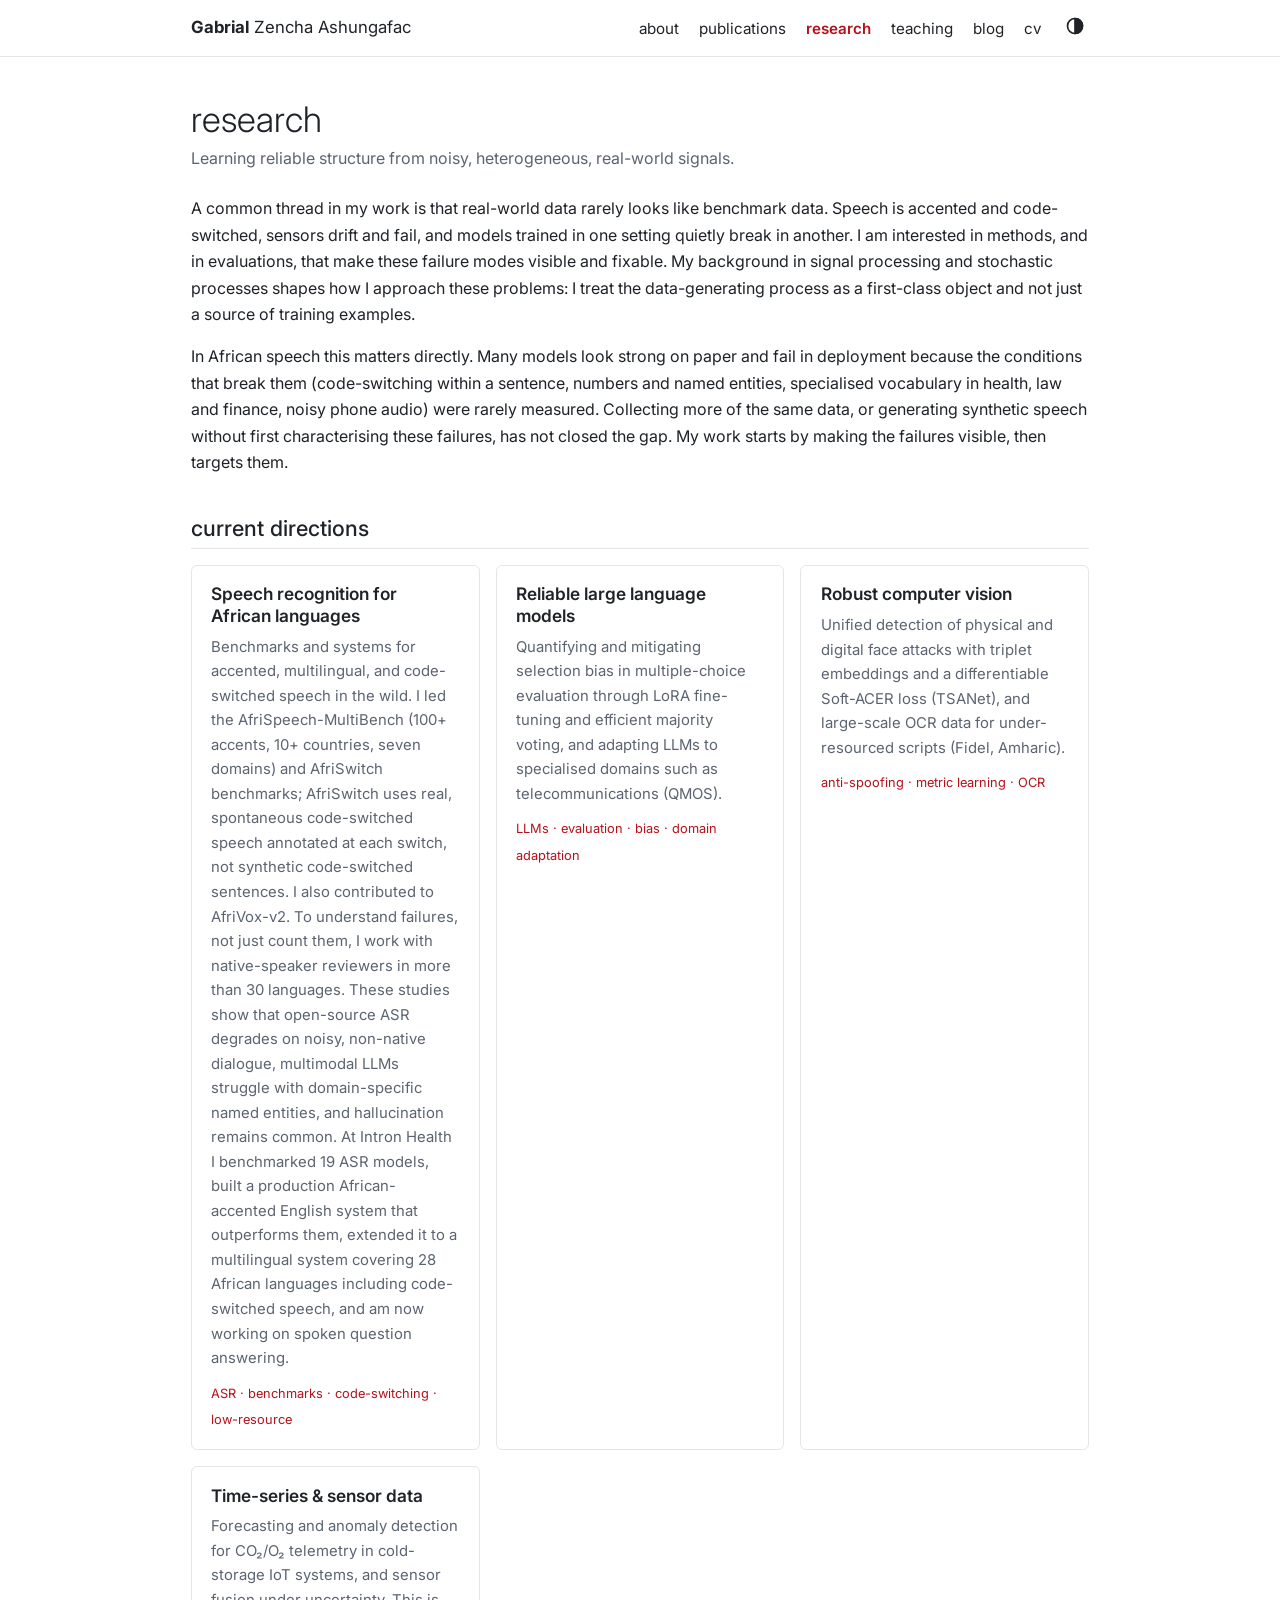
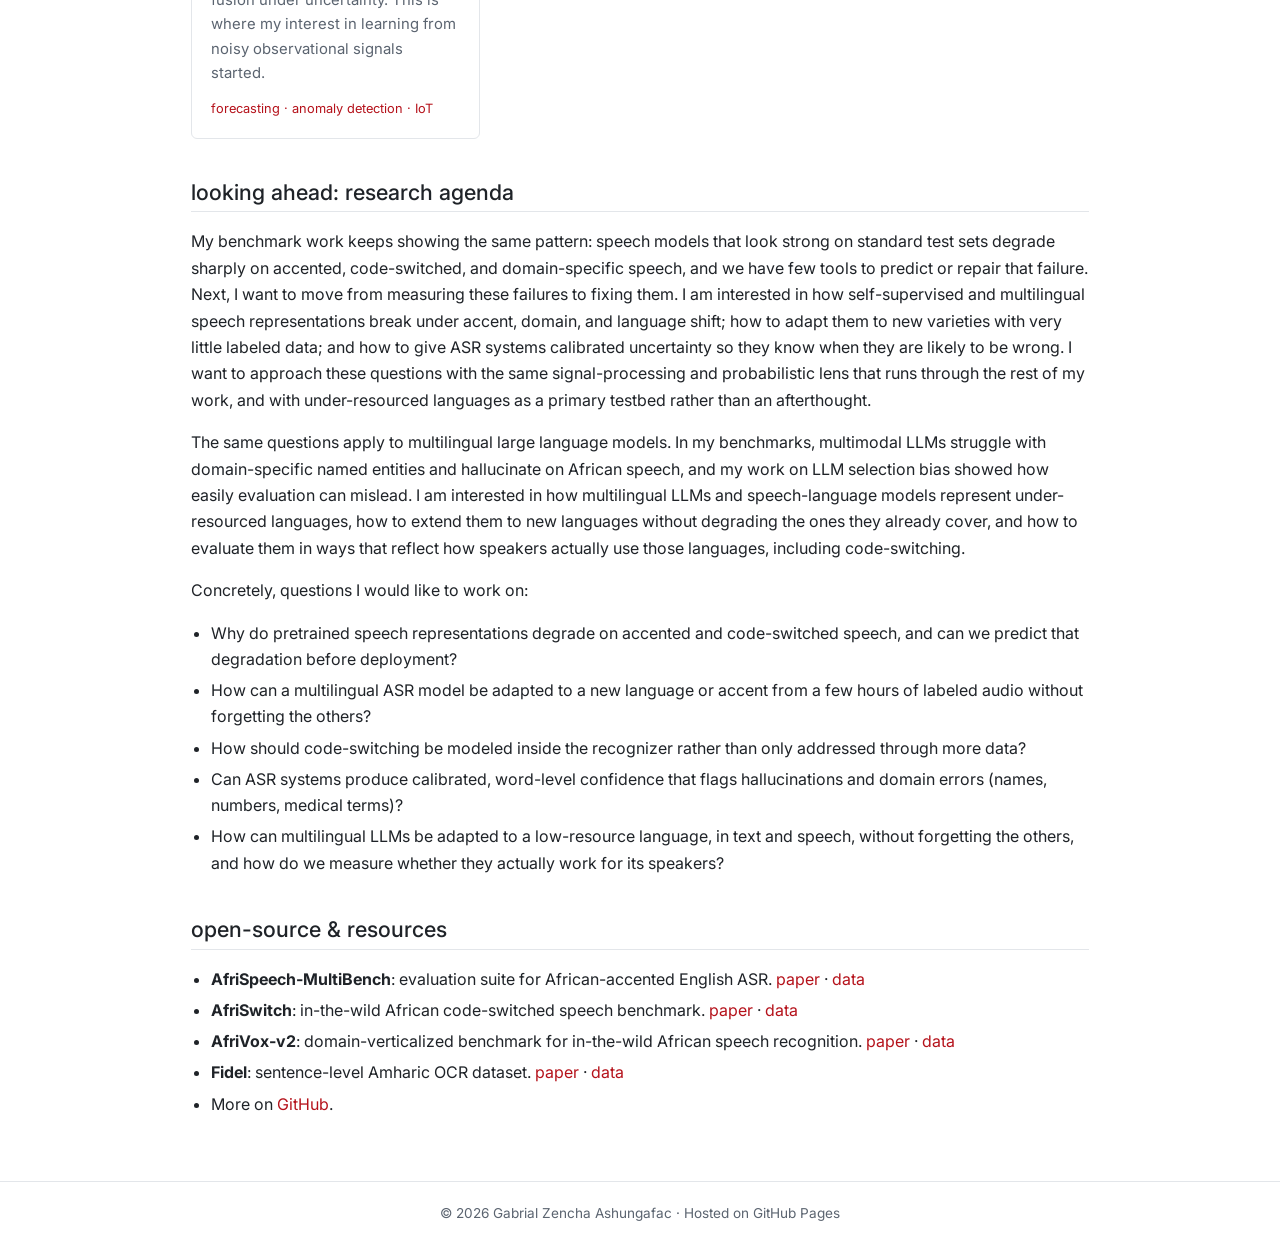
<file: research.html>
<!DOCTYPE html>
<html lang="en">
<head>
  <meta charset="utf-8">
  <meta name="viewport" content="width=device-width, initial-scale=1">
  <title>Research | Gabrial Zencha Ashungafac</title>
  <meta name="description" content="Research directions of Gabrial Zencha Ashungafac: African speech recognition, LLM reliability, robust vision, and time-series sensing.">
  <link rel="icon" href="data:image/svg+xml,<svg xmlns='http://www.w3.org/2000/svg' viewBox='0 0 100 100'><rect width='100' height='100' rx='18' fill='%23b5121b'/><text x='50' y='68' font-size='52' text-anchor='middle' fill='white' font-family='Arial' font-weight='bold'>GZ</text></svg>">
  <link rel="preconnect" href="https://fonts.googleapis.com">
  <link rel="preconnect" href="https://fonts.gstatic.com" crossorigin>
  <link href="https://fonts.googleapis.com/css2?family=Inter:wght@200;300;400;500;600;700&family=JetBrains+Mono&family=Source+Serif+4:ital,wght@0,400;0,600;1,400&display=swap" rel="stylesheet">
  <link rel="stylesheet" href="assets/css/style.css">
  <script>try { var t = localStorage.getItem("theme"); if (t) document.documentElement.setAttribute("data-theme", t); } catch (e) {}</script>
</head>
<body>

<nav class="navbar">
  <div class="container">
    <a class="brand" href="index.html"><strong>Gabrial</strong> Zencha Ashungafac</a>
    <ul class="nav-links" id="nav-links">
      <li><a href="index.html">about</a></li>
      <li><a href="publications.html">publications</a></li>
      <li><a href="research.html" class="active">research</a></li>
      <li><a href="teaching.html">teaching</a></li>
      <li><a href="blog/index.html">blog</a></li>
      <li><a href="cv.html">cv</a></li>
      <li><button class="icon-btn" id="theme-toggle" aria-label="Toggle dark mode"><svg viewBox="0 0 24 24" fill="none" stroke="currentColor" stroke-width="2"><circle cx="12" cy="12" r="9"/><path d="M12 3a9 9 0 0 1 0 18z" fill="currentColor"/></svg></button></li>
    </ul>
    <button class="icon-btn nav-toggle" id="nav-toggle" aria-label="Open menu" aria-expanded="false"><svg viewBox="0 0 24 24" fill="none" stroke="currentColor" stroke-width="2"><path d="M3 6h18M3 12h18M3 18h18"/></svg></button>
  </div>
</nav>

<main class="container page">
  <header class="page-header">
    <h1>research</h1>
    <p class="desc">Learning reliable structure from noisy, heterogeneous, real-world signals.</p>
  </header>

  <p>
    A common thread in my work is that real-world data rarely looks like benchmark data. Speech is accented and code-switched,
    sensors drift and fail, and models trained in one setting quietly break in another. I am interested in methods, and in
    evaluations, that make these failure modes visible and fixable. My background in signal processing and stochastic
    processes shapes how I approach these problems: I treat the data-generating process as a first-class object and not just
    a source of training examples.
  </p>
  <p>
    In African speech this matters directly. Many models look strong on paper and fail in deployment because the conditions
    that break them (code-switching within a sentence, numbers and named entities, specialised vocabulary in health, law and
    finance, noisy phone audio) were rarely measured. Collecting more of the same data, or generating synthetic speech without
    first characterising these failures, has not closed the gap. My work starts by making the failures visible, then
    targets them.
  </p>

  <h2>current directions</h2>
  <div class="cards">
    <div class="card">
      <h3>Speech recognition for African languages</h3>
      <p>
        Benchmarks and systems for accented, multilingual, and code-switched speech in the wild. I led the AfriSpeech-MultiBench
        (100+ accents, 10+ countries, seven domains) and AfriSwitch benchmarks; AfriSwitch uses real, spontaneous code-switched
        speech annotated at each switch, not synthetic code-switched sentences. I also contributed to AfriVox-v2.
        To understand failures, not just count them, I work with native-speaker reviewers in more than 30 languages. These studies show that
        open-source ASR degrades on noisy, non-native dialogue, multimodal LLMs struggle with domain-specific named entities, and
        hallucination remains common. At Intron Health I benchmarked 19 ASR models, built a production African-accented English
        system that outperforms them, extended it to a multilingual system covering 28 African languages including
        code-switched speech, and am now working on spoken question answering.
      </p>
      <span class="tags">ASR · benchmarks · code-switching · low-resource</span>
    </div>
    <div class="card">
      <h3>Reliable large language models</h3>
      <p>
        Quantifying and mitigating selection bias in multiple-choice evaluation through LoRA fine-tuning and efficient majority
        voting, and adapting LLMs to specialised domains such as telecommunications (QMOS).
      </p>
      <span class="tags">LLMs · evaluation · bias · domain adaptation</span>
    </div>
    <div class="card">
      <h3>Robust computer vision</h3>
      <p>
        Unified detection of physical and digital face attacks with triplet embeddings and a differentiable Soft-ACER loss (TSANet),
        and large-scale OCR data for under-resourced scripts (Fidel, Amharic).
      </p>
      <span class="tags">anti-spoofing · metric learning · OCR</span>
    </div>
    <div class="card">
      <h3>Time-series &amp; sensor data</h3>
      <p>
        Forecasting and anomaly detection for CO₂/O₂ telemetry in cold-storage IoT systems, and sensor fusion under uncertainty.
        This is where my interest in learning from noisy observational signals started.
      </p>
      <span class="tags">forecasting · anomaly detection · IoT</span>
    </div>
  </div>

  <h2>looking ahead: research agenda</h2>
  <p>
    My benchmark work keeps showing the same pattern: speech models that look strong on standard test sets degrade sharply
    on accented, code-switched, and domain-specific speech, and we have few tools to predict or repair that failure.
    Next, I want to move from measuring these failures to fixing them. I am interested in how self-supervised and
    multilingual speech representations break under accent, domain, and language shift; how to adapt them to new varieties
    with very little labeled data; and how to give ASR systems calibrated uncertainty so they know when they are likely to
    be wrong. I want to approach these questions with the same signal-processing and probabilistic lens that runs through
    the rest of my work, and with under-resourced languages as a primary testbed rather than an afterthought.
  </p>
  <p>
    The same questions apply to multilingual large language models. In my benchmarks, multimodal LLMs struggle with
    domain-specific named entities and hallucinate on African speech, and my work on LLM selection bias showed how easily
    evaluation can mislead. I am interested in how multilingual LLMs and speech-language models represent under-resourced
    languages, how to extend them to new languages without degrading the ones they already cover, and how to evaluate them
    in ways that reflect how speakers actually use those languages, including code-switching.
  </p>
  <p>Concretely, questions I would like to work on:</p>
  <ul>
    <li>Why do pretrained speech representations degrade on accented and code-switched speech, and can we predict that degradation before deployment?</li>
    <li>How can a multilingual ASR model be adapted to a new language or accent from a few hours of labeled audio without forgetting the others?</li>
    <li>How should code-switching be modeled inside the recognizer rather than only addressed through more data?</li>
    <li>Can ASR systems produce calibrated, word-level confidence that flags hallucinations and domain errors (names, numbers, medical terms)?</li>
    <li>How can multilingual LLMs be adapted to a low-resource language, in text and speech, without forgetting the others, and how do we measure whether they actually work for its speakers?</li>
  </ul>

  <h2>open-source &amp; resources</h2>
  <ul>
    <li><strong>AfriSpeech-MultiBench</strong>: evaluation suite for African-accented English ASR. <a href="https://arxiv.org/abs/2511.14255" target="_blank" rel="noopener">paper</a> · <a href="https://huggingface.co/collections/intronhealth/afrispeechmultibench" target="_blank" rel="noopener">data</a></li>
    <li><strong>AfriSwitch</strong>: in-the-wild African code-switched speech benchmark. <a href="https://arxiv.org/abs/2608.26434" target="_blank" rel="noopener">paper</a> · <a href="https://huggingface.co/datasets/intronhealth/AfriSwitch" target="_blank" rel="noopener">data</a></li>
    <li><strong>AfriVox-v2</strong>: domain-verticalized benchmark for in-the-wild African speech recognition. <a href="https://www.isca-archive.org/interspeech_2026/awobade26_interspeech.html" target="_blank" rel="noopener">paper</a> · <a href="https://huggingface.co/datasets/intronhealth/afrivox-v2" target="_blank" rel="noopener">data</a></li>
    <li><strong>Fidel</strong>: sentence-level Amharic OCR dataset. <a href="https://doi.org/10.1007/s10032-026-00593-7" target="_blank" rel="noopener">paper</a> · <a href="https://huggingface.co/datasets/upanzi/fidel-dataset" target="_blank" rel="noopener">data</a></li>
    <li>More on <a href="https://github.com/gabrielzencha" target="_blank" rel="noopener">GitHub</a>.</li>
  </ul>
</main>

<footer>
  <div class="container">© <span class="year">2026</span> Gabrial Zencha Ashungafac · Hosted on GitHub Pages</div>
</footer>

<script src="assets/js/main.js"></script>
</body>
</html>
</file>
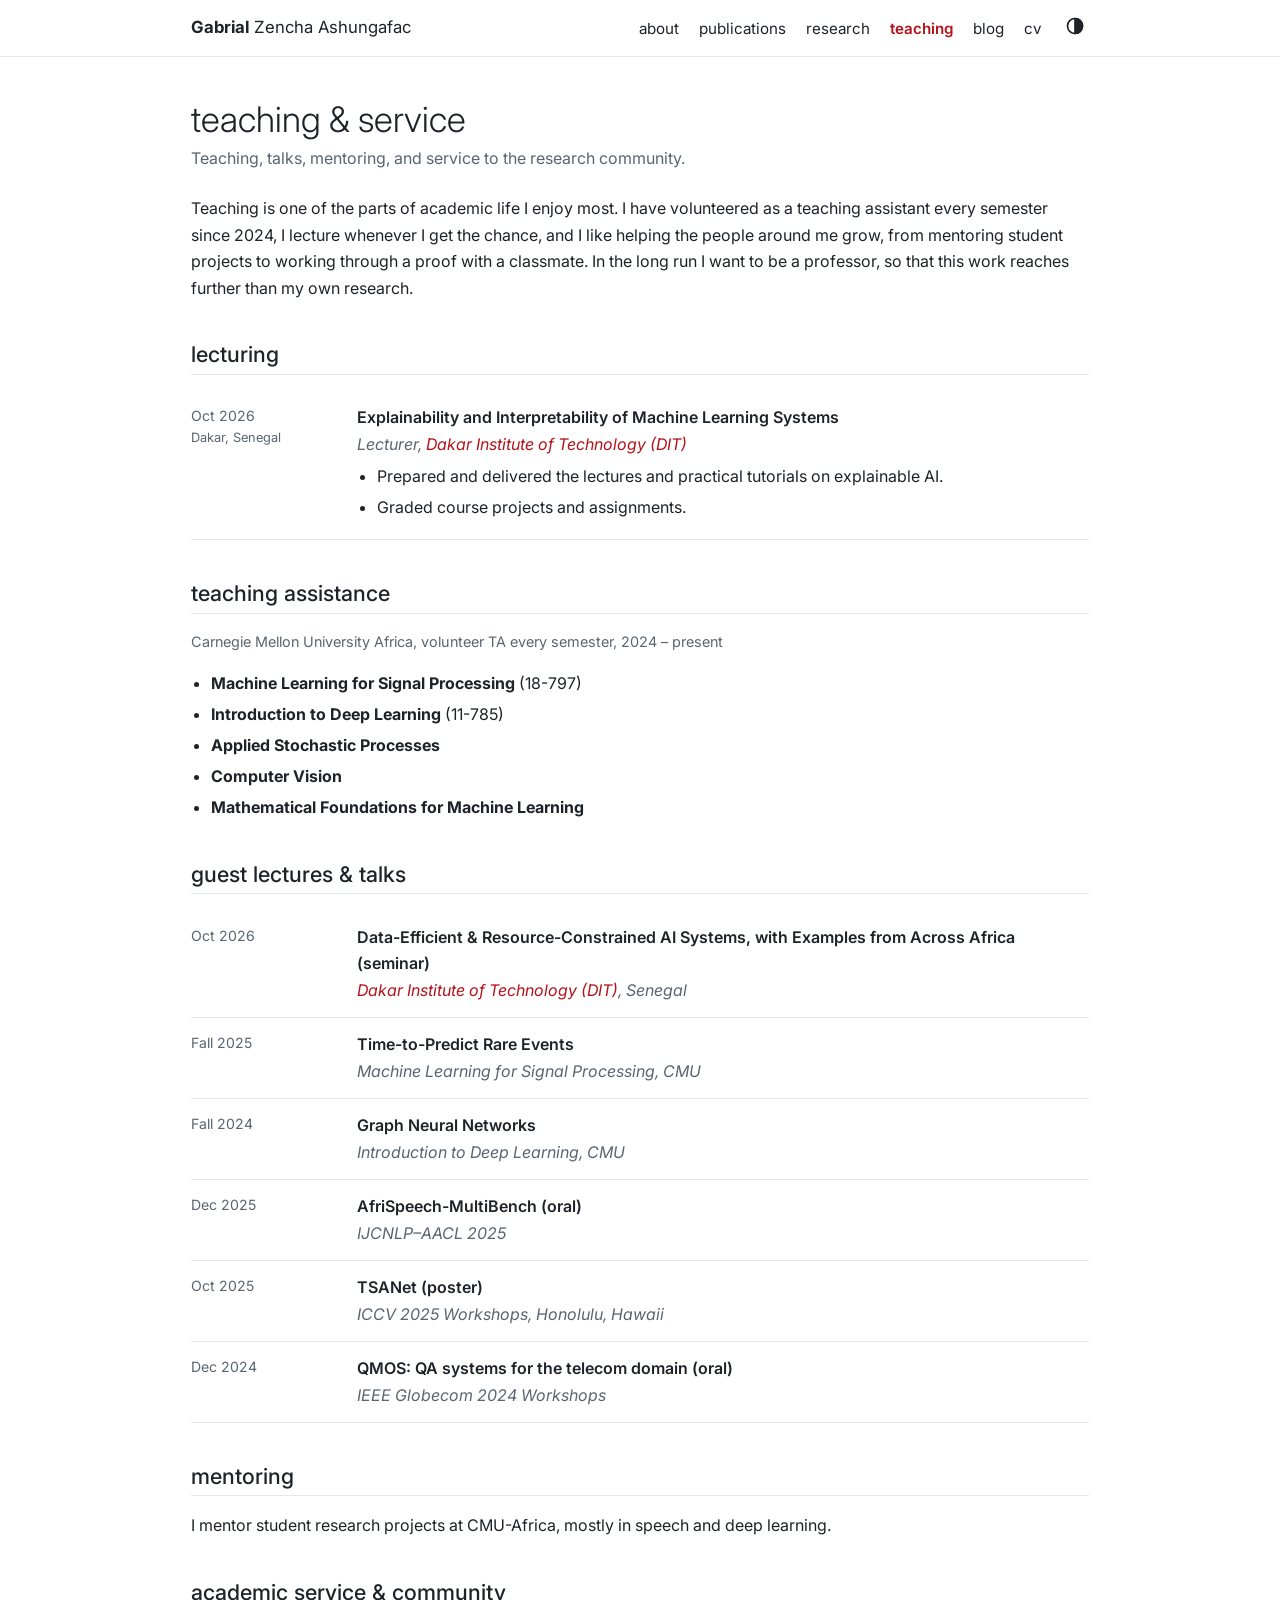
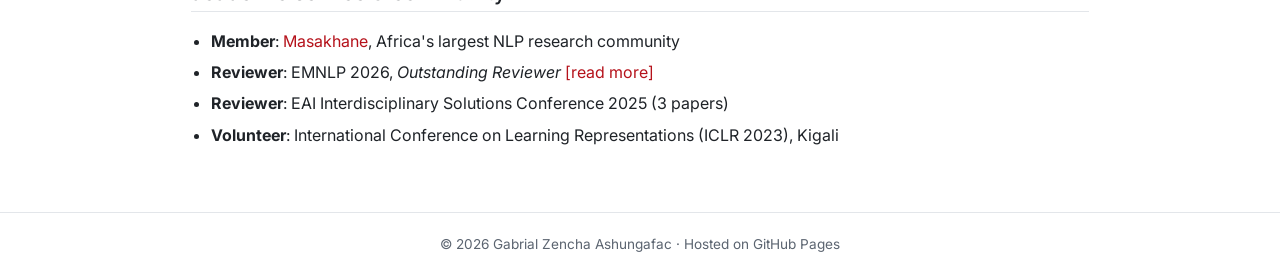
<file: teaching.html>
<!DOCTYPE html>
<html lang="en">
<head>
  <meta charset="utf-8">
  <meta name="viewport" content="width=device-width, initial-scale=1">
  <title>Teaching &amp; Service | Gabrial Zencha Ashungafac</title>
  <meta name="description" content="Teaching, mentoring, talks, and academic service by Gabrial Zencha Ashungafac.">
  <link rel="icon" href="data:image/svg+xml,<svg xmlns='http://www.w3.org/2000/svg' viewBox='0 0 100 100'><rect width='100' height='100' rx='18' fill='%23b5121b'/><text x='50' y='68' font-size='52' text-anchor='middle' fill='white' font-family='Arial' font-weight='bold'>GZ</text></svg>">
  <link rel="preconnect" href="https://fonts.googleapis.com">
  <link rel="preconnect" href="https://fonts.gstatic.com" crossorigin>
  <link href="https://fonts.googleapis.com/css2?family=Inter:wght@200;300;400;500;600;700&family=JetBrains+Mono&family=Source+Serif+4:ital,wght@0,400;0,600;1,400&display=swap" rel="stylesheet">
  <link rel="stylesheet" href="assets/css/style.css">
  <script>try { var t = localStorage.getItem("theme"); if (t) document.documentElement.setAttribute("data-theme", t); } catch (e) {}</script>
</head>
<body>

<nav class="navbar">
  <div class="container">
    <a class="brand" href="index.html"><strong>Gabrial</strong> Zencha Ashungafac</a>
    <ul class="nav-links" id="nav-links">
      <li><a href="index.html">about</a></li>
      <li><a href="publications.html">publications</a></li>
      <li><a href="research.html">research</a></li>
      <li><a href="teaching.html" class="active">teaching</a></li>
      <li><a href="blog/index.html">blog</a></li>
      <li><a href="cv.html">cv</a></li>
      <li><button class="icon-btn" id="theme-toggle" aria-label="Toggle dark mode"><svg viewBox="0 0 24 24" fill="none" stroke="currentColor" stroke-width="2"><circle cx="12" cy="12" r="9"/><path d="M12 3a9 9 0 0 1 0 18z" fill="currentColor"/></svg></button></li>
    </ul>
    <button class="icon-btn nav-toggle" id="nav-toggle" aria-label="Open menu" aria-expanded="false"><svg viewBox="0 0 24 24" fill="none" stroke="currentColor" stroke-width="2"><path d="M3 6h18M3 12h18M3 18h18"/></svg></button>
  </div>
</nav>

<main class="container page">
  <header class="page-header">
    <h1>teaching &amp; service</h1>
    <p class="desc">Teaching, talks, mentoring, and service to the research community.</p>
  </header>

  <p>
    Teaching is one of the parts of academic life I enjoy most. I have volunteered as a teaching assistant every semester
    since 2024, I lecture whenever I get the chance, and I like helping the people around me grow, from mentoring student
    projects to working through a proof with a classmate. In the long run I want to be a professor, so that this work
    reaches further than my own research.
  </p>

  <h2>lecturing</h2>
  <div class="cv-item">
    <div class="when">Oct 2026<span class="loc">Dakar, Senegal</span></div>
    <div>
      <span class="role">Explainability and Interpretability of Machine Learning Systems</span>
      <span class="org">Lecturer, <a href="https://dit.sn/" target="_blank" rel="noopener">Dakar Institute of Technology (DIT)</a></span>
      <ul>
        <li>Prepared and delivered the lectures and practical tutorials on explainable AI.</li>
        <li>Graded course projects and assignments.</li>
      </ul>
    </div>
  </div>

  <h2>teaching assistance</h2>
  <p class="muted small">Carnegie Mellon University Africa, volunteer TA every semester, 2024 – present</p>
  <ul>
    <li><strong>Machine Learning for Signal Processing</strong> (18-797)</li>
    <li><strong>Introduction to Deep Learning</strong> (11-785)</li>
    <li><strong>Applied Stochastic Processes</strong></li>
    <li><strong>Computer Vision</strong></li>
    <li><strong>Mathematical Foundations for Machine Learning</strong></li>
  </ul>

  <h2>guest lectures &amp; talks</h2>
  <div class="cv-item">
    <div class="when">Oct 2026</div>
    <div><span class="role">Data-Efficient &amp; Resource-Constrained AI Systems, with Examples from Across Africa (seminar)</span><span class="org"><a href="https://dit.sn/" target="_blank" rel="noopener">Dakar Institute of Technology (DIT)</a>, Senegal</span></div>
  </div>
  <div class="cv-item">
    <div class="when">Fall 2025</div>
    <div><span class="role">Time-to-Predict Rare Events</span><span class="org">Machine Learning for Signal Processing, CMU</span></div>
  </div>
  <div class="cv-item">
    <div class="when">Fall 2024</div>
    <div><span class="role">Graph Neural Networks</span><span class="org">Introduction to Deep Learning, CMU</span></div>
  </div>
  <div class="cv-item">
    <div class="when">Dec 2025</div>
    <div><span class="role">AfriSpeech-MultiBench (oral)</span><span class="org">IJCNLP–AACL 2025</span></div>
  </div>
  <div class="cv-item">
    <div class="when">Oct 2025</div>
    <div><span class="role">TSANet (poster)</span><span class="org">ICCV 2025 Workshops, Honolulu, Hawaii</span></div>
  </div>
  <div class="cv-item">
    <div class="when">Dec 2024</div>
    <div><span class="role">QMOS: QA systems for the telecom domain (oral)</span><span class="org">IEEE Globecom 2024 Workshops</span></div>
  </div>

  <h2>mentoring</h2>
  <p>
    I mentor student research projects at CMU-Africa, mostly in speech and deep learning.
  </p>

  <h2>academic service &amp; community</h2>
  <ul>
    <li><strong>Member</strong>: <a href="https://www.masakhane.io/" target="_blank" rel="noopener">Masakhane</a>, Africa's largest NLP research community</li>
    <li><strong>Reviewer</strong>: EMNLP 2026, <em>Outstanding Reviewer</em> <a href="blog/emnlp-2026-outstanding-reviewer.html">[read more]</a></li>
    <li><strong>Reviewer</strong>: EAI Interdisciplinary Solutions Conference 2025 (3 papers)</li>
    <li><strong>Volunteer</strong>: International Conference on Learning Representations (ICLR 2023), Kigali</li>
  </ul>
</main>

<footer>
  <div class="container">© <span class="year">2026</span> Gabrial Zencha Ashungafac · Hosted on GitHub Pages</div>
</footer>

<script src="assets/js/main.js"></script>
</body>
</html>
</file>
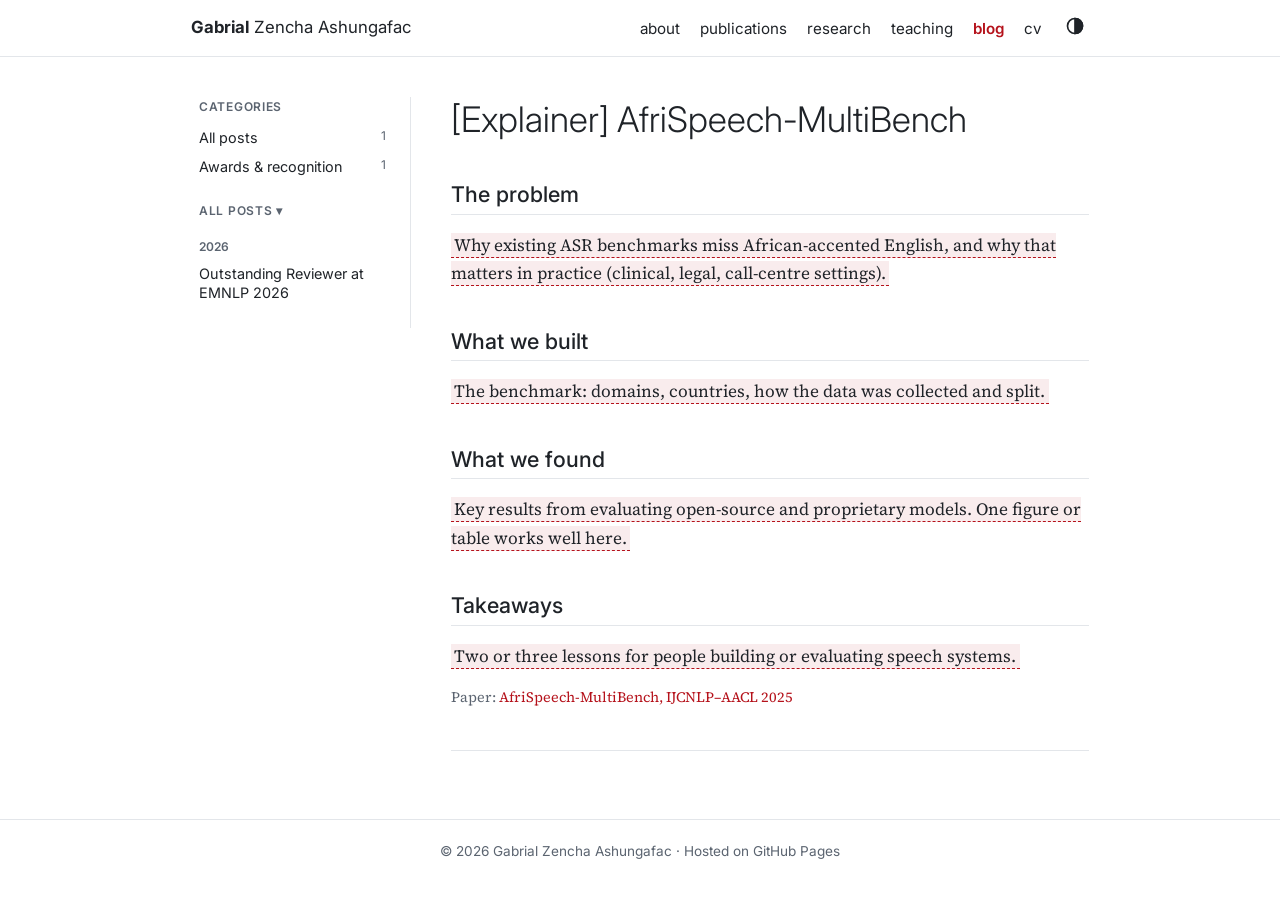
<file: blog/afrispeech-multibench.html>
<!DOCTYPE html>
<html lang="en">
<head>
  <meta charset="utf-8">
  <meta name="viewport" content="width=device-width, initial-scale=1">
  <title>AfriSpeech-MultiBench Explainer | Gabrial Zencha Ashungafac</title>
  <meta name="description" content="An explainer of AfriSpeech-MultiBench (IJCNLP–AACL 2025).">
  <link rel="icon" href="data:image/svg+xml,<svg xmlns='http://www.w3.org/2000/svg' viewBox='0 0 100 100'><rect width='100' height='100' rx='18' fill='%23b5121b'/><text x='50' y='68' font-size='52' text-anchor='middle' fill='white' font-family='Arial' font-weight='bold'>GZ</text></svg>">
  <link rel="preconnect" href="https://fonts.googleapis.com">
  <link rel="preconnect" href="https://fonts.gstatic.com" crossorigin>
  <link href="https://fonts.googleapis.com/css2?family=Inter:wght@200;300;400;500;600;700&family=JetBrains+Mono&family=Source+Serif+4:ital,wght@0,400;0,600;1,400&display=swap" rel="stylesheet">
  <link rel="stylesheet" href="../assets/css/style.css">
  <script>try { var t = localStorage.getItem("theme"); if (t) document.documentElement.setAttribute("data-theme", t); } catch (e) {}</script>
</head>
<body>

<nav class="navbar">
  <div class="container">
    <a class="brand" href="../index.html"><strong>Gabrial</strong> Zencha Ashungafac</a>
    <ul class="nav-links" id="nav-links">
      <li><a href="../index.html">about</a></li>
      <li><a href="../publications.html">publications</a></li>
      <li><a href="../research.html">research</a></li>
      <li><a href="../teaching.html">teaching</a></li>
      <li><a href="index.html" class="active">blog</a></li>
      <li><a href="../cv.html">cv</a></li>
      <li><button class="icon-btn" id="theme-toggle" aria-label="Toggle dark mode"><svg viewBox="0 0 24 24" fill="none" stroke="currentColor" stroke-width="2"><circle cx="12" cy="12" r="9"/><path d="M12 3a9 9 0 0 1 0 18z" fill="currentColor"/></svg></button></li>
    </ul>
    <button class="icon-btn nav-toggle" id="nav-toggle" aria-label="Open menu" aria-expanded="false"><svg viewBox="0 0 24 24" fill="none" stroke="currentColor" stroke-width="2"><path d="M3 6h18M3 12h18M3 18h18"/></svg></button>
  </div>
</nav>

<main class="container page">
  <div class="blog-layout">
    <aside class="blog-sidebar" id="blog-sidebar" aria-label="Blog navigation"></aside>

    <article class="post">
      <h1>[Explainer] AfriSpeech-MultiBench</h1>
      <div class="post-meta" id="post-meta"></div>

      <h2>The problem</h2>
      <p><span class="placeholder">Why existing ASR benchmarks miss African-accented English, and why that matters in practice (clinical, legal, call-centre settings).</span></p>

      <h2>What we built</h2>
      <p><span class="placeholder">The benchmark: domains, countries, how the data was collected and split.</span></p>

      <h2>What we found</h2>
      <p><span class="placeholder">Key results from evaluating open-source and proprietary models. One figure or table works well here.</span></p>

      <h2>Takeaways</h2>
      <p><span class="placeholder">Two or three lessons for people building or evaluating speech systems.</span></p>

      <p class="small muted">
        Paper: <a href="https://doi.org/10.18653/v1/2025.ijcnlp-long.190" target="_blank" rel="noopener">AfriSpeech-MultiBench, IJCNLP–AACL 2025</a>
      </p>

      <nav class="post-nav" id="post-nav" aria-label="More posts"></nav>
    </article>
  </div>
</main>

<footer>
  <div class="container">© <span class="year">2026</span> Gabrial Zencha Ashungafac · Hosted on GitHub Pages</div>
</footer>

<script src="../assets/js/main.js"></script>
<script src="posts.js"></script>
<script src="../assets/js/blog.js"></script>
</body>
</html>
</file>
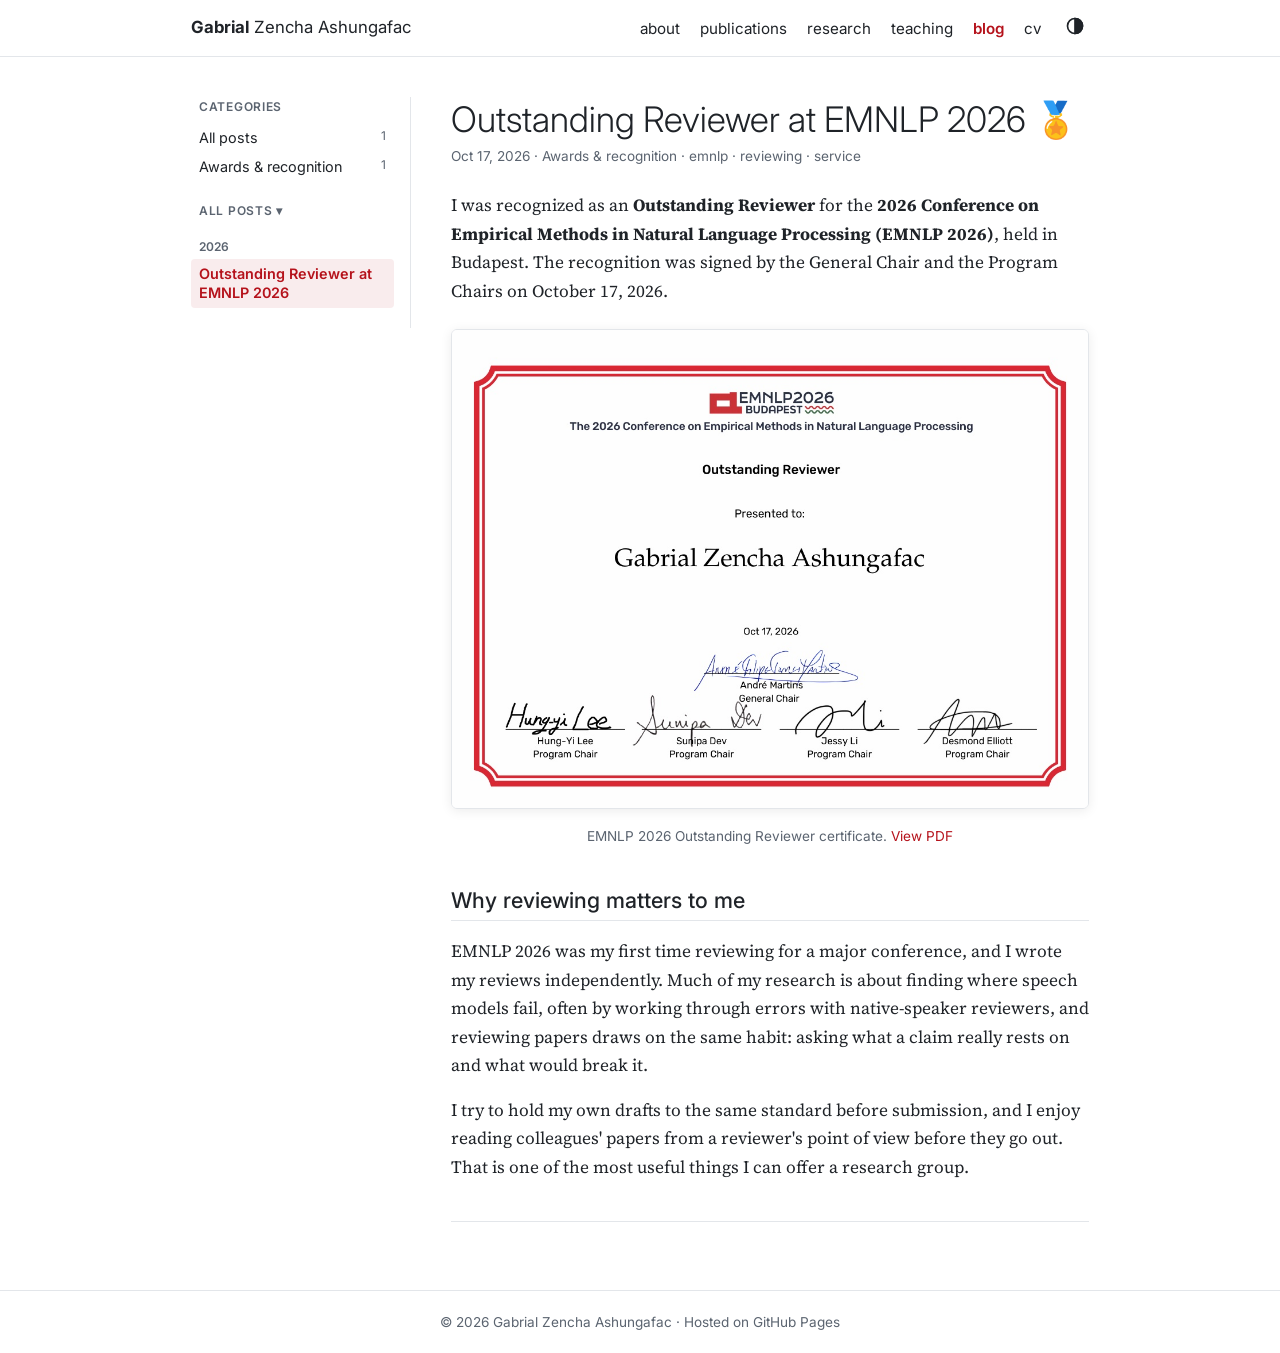
<file: blog/emnlp-2026-outstanding-reviewer.html>
<!DOCTYPE html>
<html lang="en">
<head>
  <meta charset="utf-8">
  <meta name="viewport" content="width=device-width, initial-scale=1">
  <title>Outstanding Reviewer at EMNLP 2026 | Gabrial Zencha Ashungafac</title>
  <meta name="description" content="Gabrial Zencha Ashungafac recognized as an Outstanding Reviewer at EMNLP 2026.">
  <link rel="icon" href="data:image/svg+xml,<svg xmlns='http://www.w3.org/2000/svg' viewBox='0 0 100 100'><rect width='100' height='100' rx='18' fill='%23b5121b'/><text x='50' y='68' font-size='52' text-anchor='middle' fill='white' font-family='Arial' font-weight='bold'>GZ</text></svg>">
  <link rel="preconnect" href="https://fonts.googleapis.com">
  <link rel="preconnect" href="https://fonts.gstatic.com" crossorigin>
  <link href="https://fonts.googleapis.com/css2?family=Inter:wght@200;300;400;500;600;700&family=JetBrains+Mono&family=Source+Serif+4:ital,wght@0,400;0,600;1,400&display=swap" rel="stylesheet">
  <link rel="stylesheet" href="../assets/css/style.css">
  <script>try { var t = localStorage.getItem("theme"); if (t) document.documentElement.setAttribute("data-theme", t); } catch (e) {}</script>
</head>
<body>

<nav class="navbar">
  <div class="container">
    <a class="brand" href="../index.html"><strong>Gabrial</strong> Zencha Ashungafac</a>
    <ul class="nav-links" id="nav-links">
      <li><a href="../index.html">about</a></li>
      <li><a href="../publications.html">publications</a></li>
      <li><a href="../research.html">research</a></li>
      <li><a href="../teaching.html">teaching</a></li>
      <li><a href="index.html" class="active">blog</a></li>
      <li><a href="../cv.html">cv</a></li>
      <li><button class="icon-btn" id="theme-toggle" aria-label="Toggle dark mode"><svg viewBox="0 0 24 24" fill="none" stroke="currentColor" stroke-width="2"><circle cx="12" cy="12" r="9"/><path d="M12 3a9 9 0 0 1 0 18z" fill="currentColor"/></svg></button></li>
    </ul>
    <button class="icon-btn nav-toggle" id="nav-toggle" aria-label="Open menu" aria-expanded="false"><svg viewBox="0 0 24 24" fill="none" stroke="currentColor" stroke-width="2"><path d="M3 6h18M3 12h18M3 18h18"/></svg></button>
  </div>
</nav>

<main class="container page">
  <div class="blog-layout">
    <aside class="blog-sidebar" id="blog-sidebar" aria-label="Blog navigation"></aside>

    <article class="post">
      <h1>Outstanding Reviewer at EMNLP 2026 🏅</h1>
      <div class="post-meta" id="post-meta"></div>

      <p>
        I was recognized as an <strong>Outstanding Reviewer</strong> for the
        <strong>2026 Conference on Empirical Methods in Natural Language Processing (EMNLP 2026)</strong>, held in Budapest.
        The recognition was signed by the General Chair and the Program Chairs on October 17, 2026.
      </p>

      <figure class="post-figure">
        <a href="../assets/docs/emnlp2026-outstanding-reviewer.pdf" target="_blank" rel="noopener">
          <img src="../assets/img/blog/emnlp2026-outstanding-reviewer.jpg" alt="EMNLP 2026 Outstanding Reviewer certificate awarded to Gabrial Zencha Ashungafac" width="1109" height="832">
        </a>
        <figcaption>EMNLP 2026 Outstanding Reviewer certificate. <a href="../assets/docs/emnlp2026-outstanding-reviewer.pdf" target="_blank" rel="noopener">View PDF</a></figcaption>
      </figure>

      <h2>Why reviewing matters to me</h2>
      <p>
        EMNLP 2026 was my first time reviewing for a major conference, and I wrote my reviews independently. Much of my
        research is about finding where speech models fail, often by working through errors with native-speaker reviewers,
        and reviewing papers draws on the same habit: asking what a claim really rests on and what would break it.
      </p>
      <p>
        I try to hold my own drafts to the same standard before submission, and I enjoy reading colleagues' papers from a
        reviewer's point of view before they go out. That is one of the most useful things I can offer a research group.
      </p>

      <nav class="post-nav" id="post-nav" aria-label="More posts"></nav>
    </article>
  </div>
</main>

<footer>
  <div class="container">© <span class="year">2026</span> Gabrial Zencha Ashungafac · Hosted on GitHub Pages</div>
</footer>

<script src="../assets/js/main.js"></script>
<script src="posts.js"></script>
<script src="../assets/js/blog.js"></script>
</body>
</html>
</file>
<file: assets/css/style.css>
/* ---------- Theme tokens ---------- */
:root {
  --bg: #ffffff;
  --bg-soft: #f6f7f9;
  --text: #1f2328;
  --text-muted: #5b6470;
  --border: #e3e6ea;
  --accent: #b5121b;          /* deep red, CMU-ish */
  --accent-soft: rgba(181, 18, 27, 0.08);
  --code-bg: #f3f4f6;
  --max-width: 930px;
  --radius: 6px;
  --font-sans: "Inter", -apple-system, BlinkMacSystemFont, "Segoe UI", Roboto, Helvetica, Arial, sans-serif;
  --font-serif: "Source Serif 4", Georgia, "Times New Roman", serif;
  --font-mono: "JetBrains Mono", ui-monospace, SFMono-Regular, Menlo, monospace;
}

@media (prefers-color-scheme: dark) {
  :root:not([data-theme="light"]) {
    --bg: #15171a;
    --bg-soft: #1d2024;
    --text: #e6e8eb;
    --text-muted: #9aa3ad;
    --border: #2c3036;
    --accent: #ff6b6b;
    --accent-soft: rgba(255, 107, 107, 0.12);
    --code-bg: #1d2024;
  }
}

:root[data-theme="dark"] {
  --bg: #15171a;
  --bg-soft: #1d2024;
  --text: #e6e8eb;
  --text-muted: #9aa3ad;
  --border: #2c3036;
  --accent: #ff6b6b;
  --accent-soft: rgba(255, 107, 107, 0.12);
  --code-bg: #1d2024;
}

/* ---------- Base ---------- */
*, *::before, *::after { box-sizing: border-box; }

html { scroll-behavior: smooth; }

body {
  margin: 0;
  background: var(--bg);
  color: var(--text);
  font-family: var(--font-sans);
  font-size: 16px;
  line-height: 1.65;
  -webkit-font-smoothing: antialiased;
  transition: background 0.2s ease, color 0.2s ease;
}

a { color: var(--accent); text-decoration: none; }
a:hover { text-decoration: underline; }

h1, h2, h3, h4 { line-height: 1.25; font-weight: 600; }
h1 { font-size: 2.2rem; margin: 0 0 0.25rem; font-weight: 300; }
h1 strong { font-weight: 700; }
h2 {
  font-size: 1.35rem;
  margin: 2.5rem 0 1rem;
  padding-bottom: 0.35rem;
  border-bottom: 1px solid var(--border);
  text-transform: lowercase;
  font-weight: 500;
}
h2 a { color: inherit; }
h3 { font-size: 1.08rem; margin: 1.5rem 0 0.5rem; }

p { margin: 0 0 1rem; }

ul { padding-left: 1.25rem; }
li { margin-bottom: 0.3rem; }

img { max-width: 100%; height: auto; }

.container {
  max-width: var(--max-width);
  margin: 0 auto;
  padding: 0 16px;
}

.muted { color: var(--text-muted); }
.small { font-size: 0.9rem; }

/* Placeholders — easy to spot and replace */
.placeholder {
  background: var(--accent-soft);
  border-bottom: 1px dashed var(--accent);
  padding: 0 0.2em;
}

/* ---------- Navbar ---------- */
.navbar {
  position: sticky;
  top: 0;
  z-index: 10;
  background: var(--bg);
  border-bottom: 1px solid var(--border);
  backdrop-filter: saturate(180%) blur(6px);
}

.navbar .container {
  display: flex;
  align-items: center;
  justify-content: space-between;
  height: 56px;
}

.brand { color: var(--text); font-size: 1.05rem; white-space: nowrap; }
.brand:hover { text-decoration: none; }
.brand strong { font-weight: 700; }

.nav-links {
  display: flex;
  align-items: center;
  gap: 1.25rem;
  list-style: none;
  margin: 0;
  padding: 0;
}
.nav-links li { margin: 0; }
.nav-links a { color: var(--text); font-size: 0.95rem; }
.nav-links a:hover { color: var(--accent); text-decoration: none; }
.nav-links a.active { color: var(--accent); font-weight: 600; }

.icon-btn {
  background: none;
  border: none;
  color: var(--text);
  cursor: pointer;
  padding: 4px;
  display: inline-flex;
  align-items: center;
}
.icon-btn:hover { color: var(--accent); }
.icon-btn svg { width: 20px; height: 20px; }

.nav-toggle { display: none; }

@media (max-width: 720px) {
  .nav-toggle { display: inline-flex; }
  .nav-links {
    display: none;
    position: absolute;
    top: 56px;
    left: 0;
    right: 0;
    flex-direction: column;
    align-items: flex-start;
    gap: 0;
    background: var(--bg);
    border-bottom: 1px solid var(--border);
    padding: 0.5rem 16px 1rem;
  }
  .nav-links.open { display: flex; }
  .nav-links li { width: 100%; padding: 0.4rem 0; }
}

/* ---------- Page header ---------- */
.page { padding-top: 2.5rem; padding-bottom: 3rem; }

.page-header { margin-bottom: 1.5rem; }
.page-header .desc { color: var(--text-muted); margin-top: 0.25rem; }

/* ---------- About / hero ---------- */
.about {
  display: grid;
  grid-template-columns: 1fr 240px;
  gap: 2rem;
  align-items: start;
}
.about .subtitle { color: var(--text-muted); margin-bottom: 1.25rem; }

.profile { text-align: center; }
.profile img {
  width: 100%;
  border-radius: var(--radius);
  box-shadow: 0 2px 12px rgba(0, 0, 0, 0.08);
}
.profile .address {
  margin-top: 0.75rem;
  font-size: 0.85rem;
  color: var(--text-muted);
  line-height: 1.5;
}

@media (max-width: 720px) {
  .about { grid-template-columns: 1fr; }
  .profile { order: -1; max-width: 220px; margin: 0 auto; }
}

.interests {
  display: flex;
  flex-wrap: wrap;
  gap: 0.5rem;
  margin: 0.5rem 0 1rem;
  padding: 0;
  list-style: none;
}
.interests li {
  margin: 0;
  font-size: 0.85rem;
  padding: 0.2rem 0.65rem;
  border-radius: 999px;
  background: var(--accent-soft);
  color: var(--accent);
}

.callout {
  border-left: 3px solid var(--accent);
  background: var(--bg-soft);
  padding: 0.85rem 1rem;
  border-radius: 0 var(--radius) var(--radius) 0;
  margin: 1.25rem 0;
}
.callout p:last-child { margin-bottom: 0; }

/* ---------- Social icons ---------- */
.social {
  display: flex;
  flex-wrap: wrap;
  justify-content: center;
  gap: 1rem;
  margin: 1rem 0 0.5rem;
}
.social a { color: var(--text-muted); }
.social a:hover { color: var(--accent); text-decoration: none; }
.social svg { width: 26px; height: 26px; }

/* ---------- News ---------- */
.news { width: 100%; border-collapse: collapse; }
.news td { padding: 0.45rem 0; vertical-align: top; }
.news td.date {
  width: 120px;
  font-weight: 600;
  font-size: 0.9rem;
  white-space: nowrap;
  padding-right: 1rem;
}
@media (max-width: 520px) {
  .news tr { display: block; padding: 0.4rem 0; }
  .news td { display: block; padding: 0; }
}

/* ---------- Publications ---------- */
.year-heading {
  font-size: 2.6rem;
  font-weight: 200;
  color: var(--border);
  text-align: right;
  margin: 2rem 0 -0.5rem;
  border: none;
}

.pubs { list-style: none; padding: 0; margin: 0; }

.pub {
  display: grid;
  grid-template-columns: 110px 1fr;
  gap: 1rem;
  padding: 1rem 0;
  border-bottom: 1px solid var(--border);
}
.pub:last-child { border-bottom: none; }

.badge {
  display: inline-block;
  width: 100%;
  text-align: center;
  font-size: 0.72rem;
  font-weight: 700;
  letter-spacing: 0.02em;
  color: #fff;
  background: var(--accent);
  border-radius: 4px;
  padding: 0.3rem 0.25rem;
  line-height: 1.2;
}
.badge.ws { background: #3b6ea8; }
.badge.journal { background: #2f855a; }
.badge.preprint { background: #6b7280; }

.pub .title { font-weight: 600; display: block; }
.pub .authors { display: block; font-size: 0.93rem; }
.pub .authors .me { font-weight: 700; text-decoration: underline; text-underline-offset: 2px; }
.pub .venue { display: block; font-size: 0.93rem; font-style: italic; color: var(--text-muted); }
.pub .note { display: block; font-size: 0.85rem; color: var(--text-muted); margin-top: 0.15rem; }

.pub-links { margin-top: 0.5rem; display: flex; flex-wrap: wrap; gap: 0.4rem; }
.pub-links a,
.pub-links button {
  font: inherit;
  font-size: 0.75rem;
  text-transform: uppercase;
  letter-spacing: 0.03em;
  padding: 0.15rem 0.55rem;
  border: 1px solid var(--text);
  border-radius: 4px;
  background: none;
  color: var(--text);
  cursor: pointer;
}
.pub-links a:hover,
.pub-links button:hover {
  border-color: var(--accent);
  color: var(--accent);
  text-decoration: none;
}

.pub .abstract,
.pub .bibtex {
  display: none;
  margin-top: 0.75rem;
  font-size: 0.88rem;
}
.pub .abstract.open,
.pub .bibtex.open { display: block; }
.pub .abstract {
  border-left: 2px solid var(--border);
  padding-left: 0.75rem;
}
.pub .bibtex {
  white-space: pre-wrap;
  word-break: break-word;
  background: var(--code-bg);
  font-family: var(--font-mono);
  font-size: 0.8rem;
  padding: 0.75rem;
  border-radius: var(--radius);
  border: 1px solid var(--border);
}

@media (max-width: 520px) {
  .pub { grid-template-columns: 1fr; gap: 0.4rem; }
  .badge { width: auto; padding: 0.2rem 0.5rem; }
}

/* ---------- CV / timeline ---------- */
.cv-item {
  display: grid;
  grid-template-columns: 150px 1fr;
  gap: 1rem;
  padding: 0.85rem 0;
  border-bottom: 1px solid var(--border);
}
.cv-item:last-child { border-bottom: none; }
.cv-item .when { font-size: 0.88rem; color: var(--text-muted); }
.cv-item .when .loc { display: block; font-size: 0.8rem; }
.cv-item .role { font-weight: 600; display: block; }
.cv-item .org { display: block; font-style: italic; color: var(--text-muted); }
.cv-item ul { margin: 0.4rem 0 0; }

@media (max-width: 560px) {
  .cv-item { grid-template-columns: 1fr; gap: 0.2rem; }
}

.skills { display: grid; grid-template-columns: 220px 1fr; gap: 0.4rem 1rem; }
.skills dt { font-weight: 600; }
.skills dd { margin: 0; }
@media (max-width: 560px) {
  .skills { grid-template-columns: 1fr; }
  .skills dd { margin-bottom: 0.5rem; }
}

.btn {
  display: inline-flex;
  align-items: center;
  gap: 0.4rem;
  padding: 0.45rem 0.9rem;
  border: 1px solid var(--accent);
  border-radius: var(--radius);
  color: var(--accent);
  font-size: 0.9rem;
  font-weight: 500;
}
.btn:hover { background: var(--accent); color: #fff; text-decoration: none; }
.btn svg { width: 16px; height: 16px; }

/* ---------- Cards (research / blog) ---------- */
.cards {
  display: grid;
  grid-template-columns: repeat(auto-fill, minmax(260px, 1fr));
  gap: 1rem;
}
.card {
  border: 1px solid var(--border);
  border-radius: var(--radius);
  padding: 1.1rem 1.2rem;
  background: var(--bg);
  transition: border-color 0.15s ease, transform 0.15s ease;
}
.card:hover { border-color: var(--accent); }
.card h3 { margin-top: 0; }
.card p { font-size: 0.93rem; color: var(--text-muted); margin-bottom: 0.5rem; }
.card .tags { font-size: 0.8rem; color: var(--accent); }

.post-list { list-style: none; padding: 0; }
.post-list li {
  padding: 1rem 0;
  border-bottom: 1px solid var(--border);
}
.post-list h3 { margin: 0 0 0.25rem; }
.post-list h3 a { color: var(--text); }
.post-list h3 a:hover { color: var(--accent); }
.post-meta { font-size: 0.85rem; color: var(--text-muted); }

.post { font-family: var(--font-serif); font-size: 1.08rem; }
.post h1, .post h2, .post h3 { font-family: var(--font-sans); }
.post h2 { text-transform: none; }
.post .post-meta { font-family: var(--font-sans); margin-bottom: 1.5rem; }

/* ---------- Blog layout with sidebar ---------- */
.blog-layout {
  display: grid;
  grid-template-columns: 220px minmax(0, 1fr);
  gap: 2.5rem;
  align-items: start;
}

.blog-sidebar {
  position: sticky;
  top: 80px;
  max-height: calc(100vh - 100px);
  overflow-y: auto;
  font-size: 0.9rem;
  padding-right: 1rem;
  border-right: 1px solid var(--border);
}
.blog-sidebar ul { list-style: none; padding: 0; margin: 0 0 1.25rem; }
.blog-sidebar li { margin: 0; }
.blog-sidebar a {
  display: block;
  color: var(--text);
  padding: 0.3rem 0.5rem;
  border-radius: 4px;
  line-height: 1.35;
}
.blog-sidebar a:hover { background: var(--bg-soft); color: var(--accent); text-decoration: none; }
.blog-sidebar a.current { background: var(--accent-soft); color: var(--accent); font-weight: 600; }

.side-heading {
  font-size: 0.75rem;
  font-weight: 600;
  text-transform: uppercase;
  letter-spacing: 0.06em;
  color: var(--text-muted);
  margin: 0 0 0.4rem 0.5rem;
}
.side-posts summary { cursor: pointer; list-style: none; }
.side-posts summary::-webkit-details-marker { display: none; }
.side-posts summary::after { content: " ▾"; }
.side-posts:not([open]) summary::after { content: " ▸"; }
.side-cats .count {
  float: right;
  font-size: 0.75rem;
  color: var(--text-muted);
  font-weight: 400;
}
.side-year {
  font-size: 0.75rem;
  font-weight: 600;
  color: var(--text-muted);
  padding: 0.6rem 0.5rem 0.15rem;
}

@media (max-width: 720px) {
  .blog-layout { grid-template-columns: 1fr; gap: 1.5rem; }
  .blog-sidebar {
    position: static;
    max-height: none;
    padding: 0.85rem 0.75rem 0.25rem;
    border: 1px solid var(--border);
    border-radius: var(--radius);
  }
}

.post-figure { margin: 1.5rem 0; text-align: center; }
.post-figure img {
  border: 1px solid var(--border);
  border-radius: var(--radius);
  box-shadow: 0 2px 12px rgba(0, 0, 0, 0.08);
}
.post-figure figcaption { font-family: var(--font-sans); font-size: 0.85rem; color: var(--text-muted); margin-top: 0.5rem; }

.post-nav {
  display: grid;
  grid-template-columns: 1fr 1fr;
  gap: 1rem;
  margin-top: 2.5rem;
  padding-top: 1.25rem;
  border-top: 1px solid var(--border);
  font-family: var(--font-sans);
  font-size: 0.9rem;
}
.post-nav a { display: flex; flex-direction: column; gap: 0.2rem; color: var(--text); }
.post-nav a:hover { color: var(--accent); text-decoration: none; }
.post-nav .older { grid-column: 2; text-align: right; }
.post-nav .dir { font-size: 0.75rem; text-transform: uppercase; letter-spacing: 0.05em; color: var(--text-muted); }

/* ---------- Footer ---------- */
footer {
  border-top: 1px solid var(--border);
  padding: 1.25rem 0;
  font-size: 0.85rem;
  color: var(--text-muted);
  text-align: center;
}
</file>
